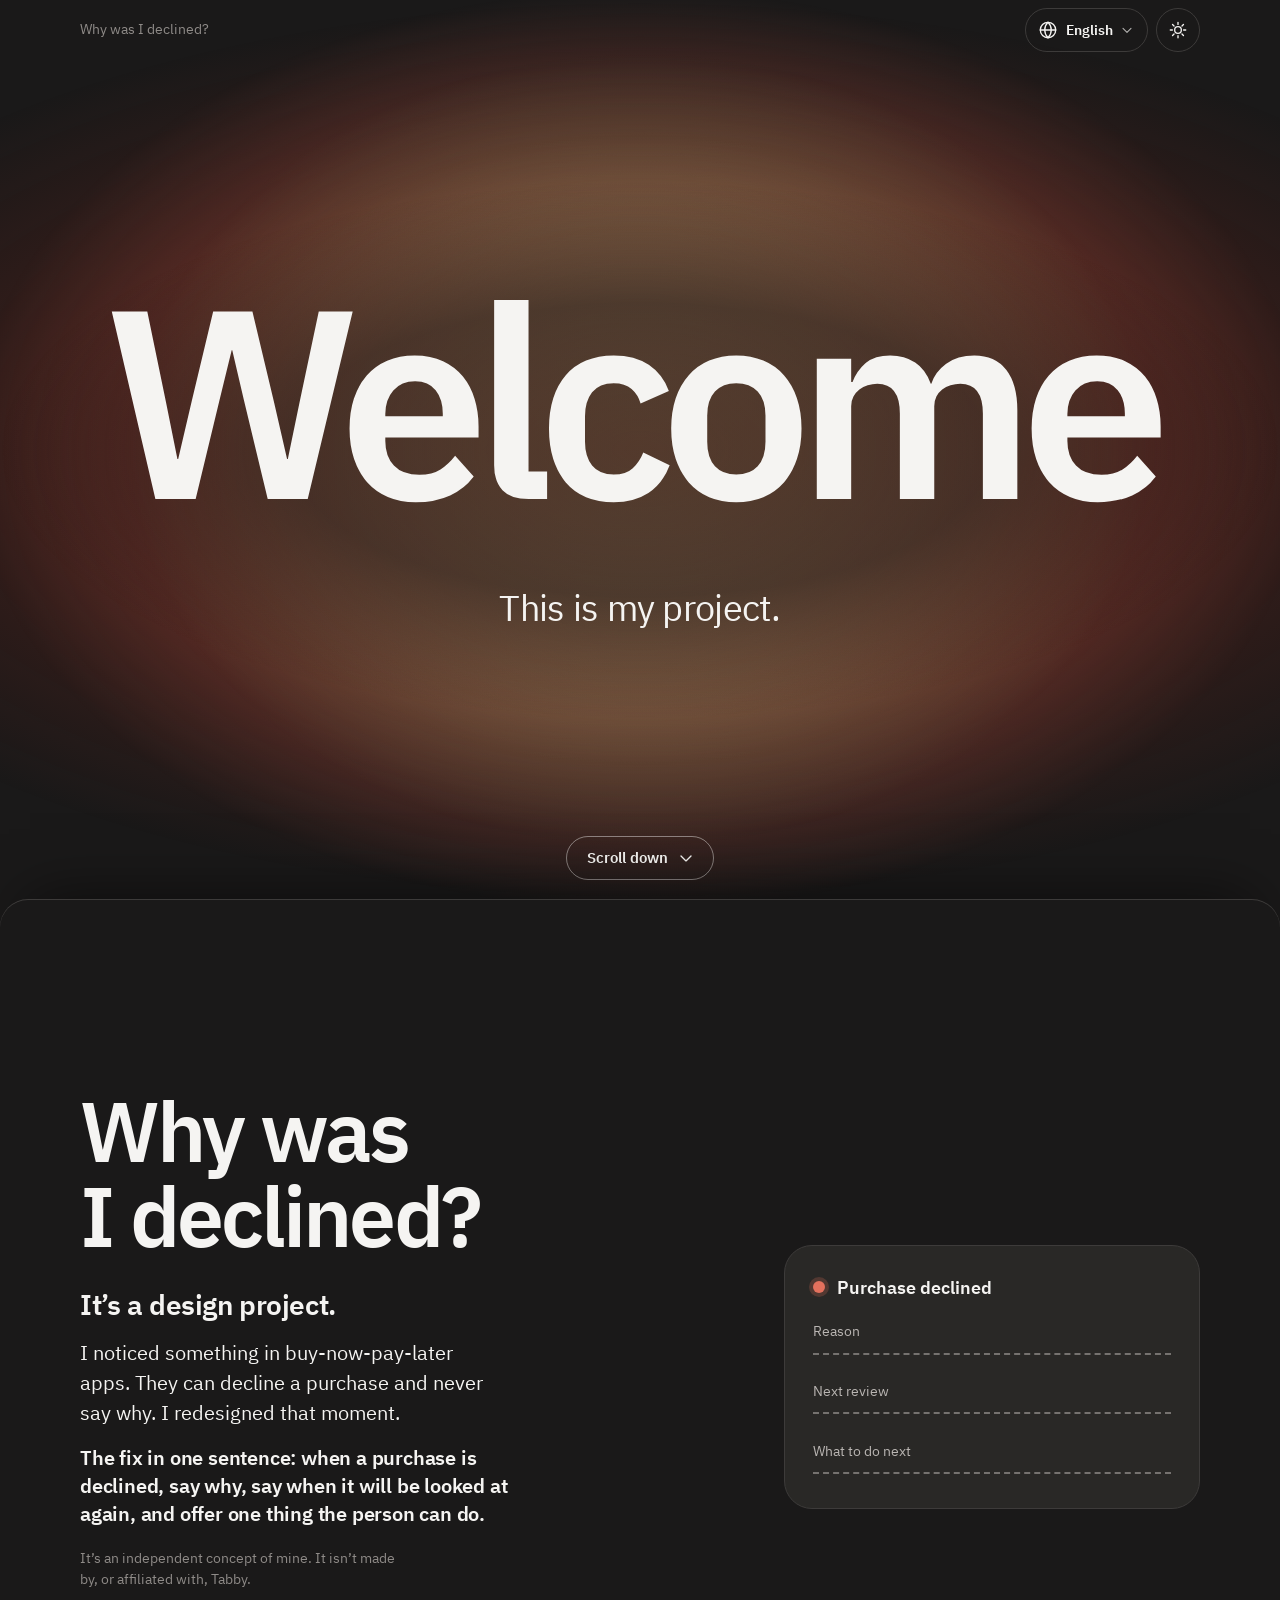
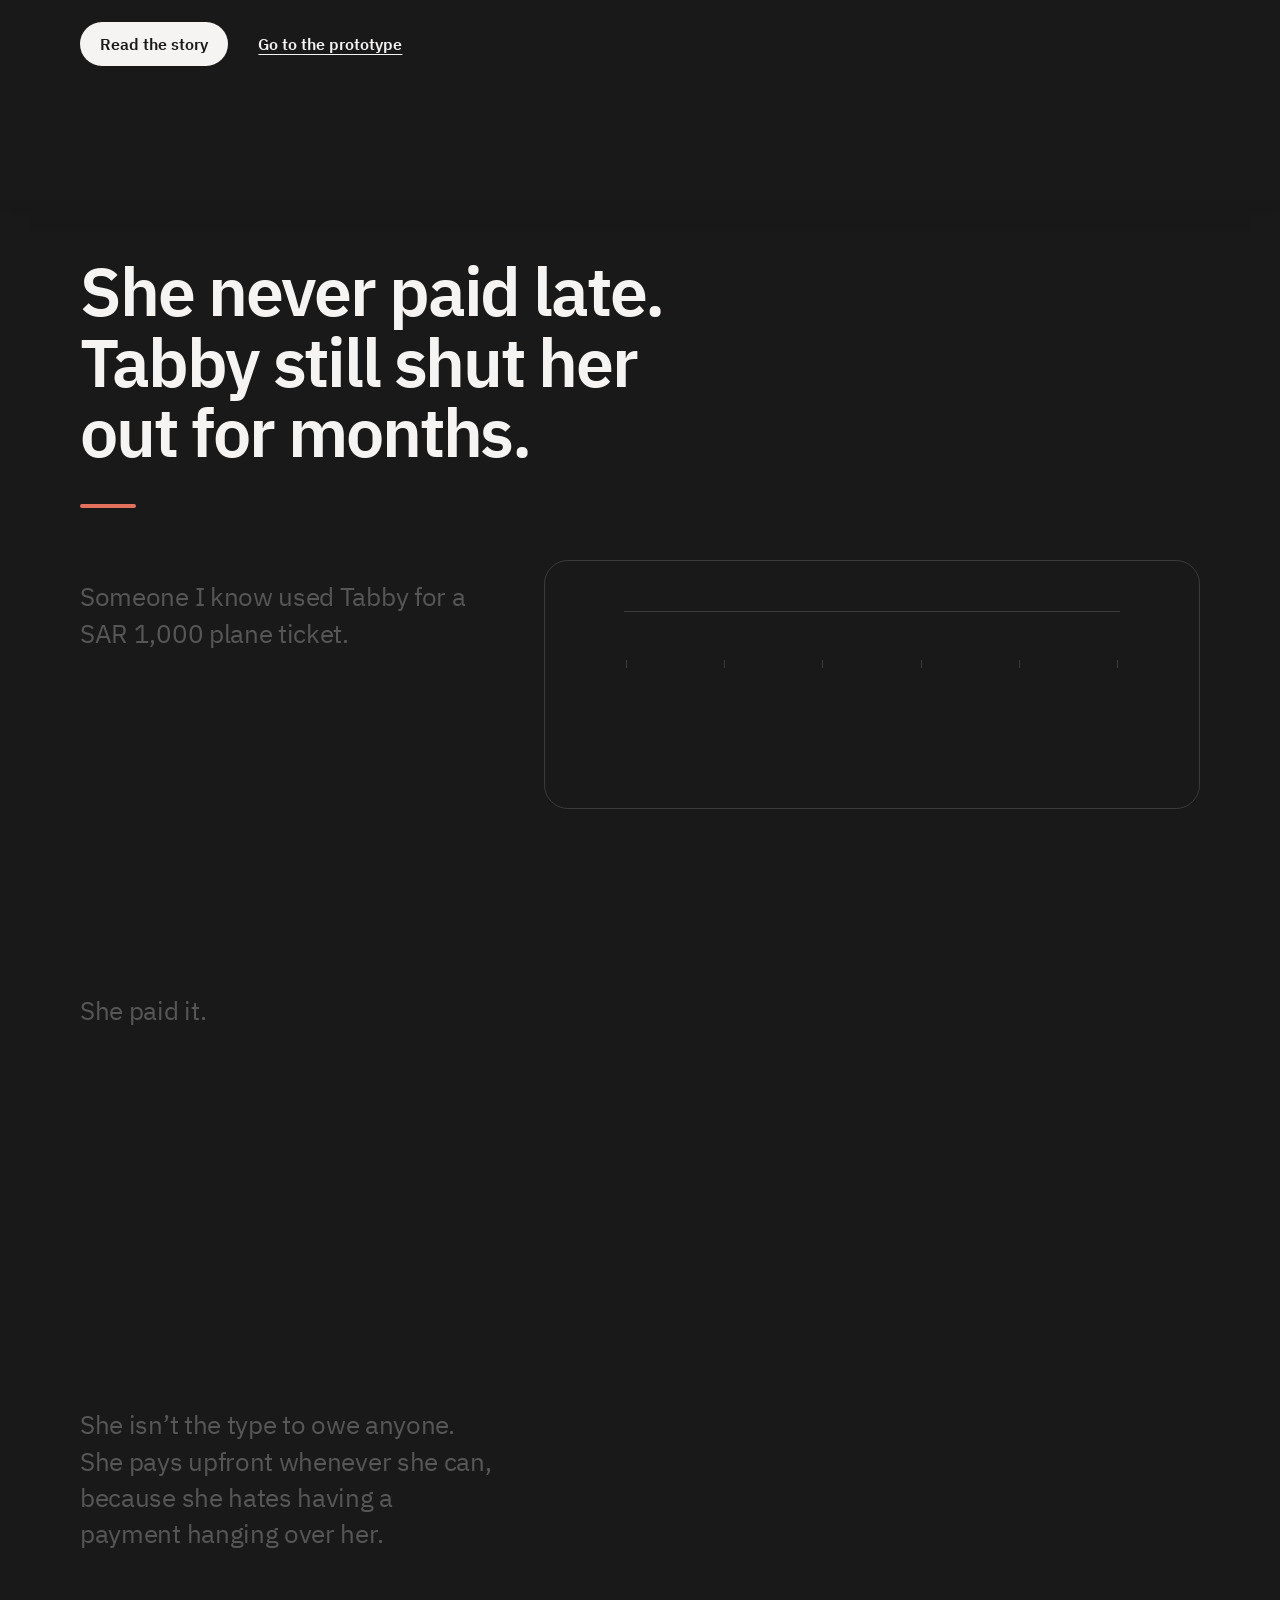
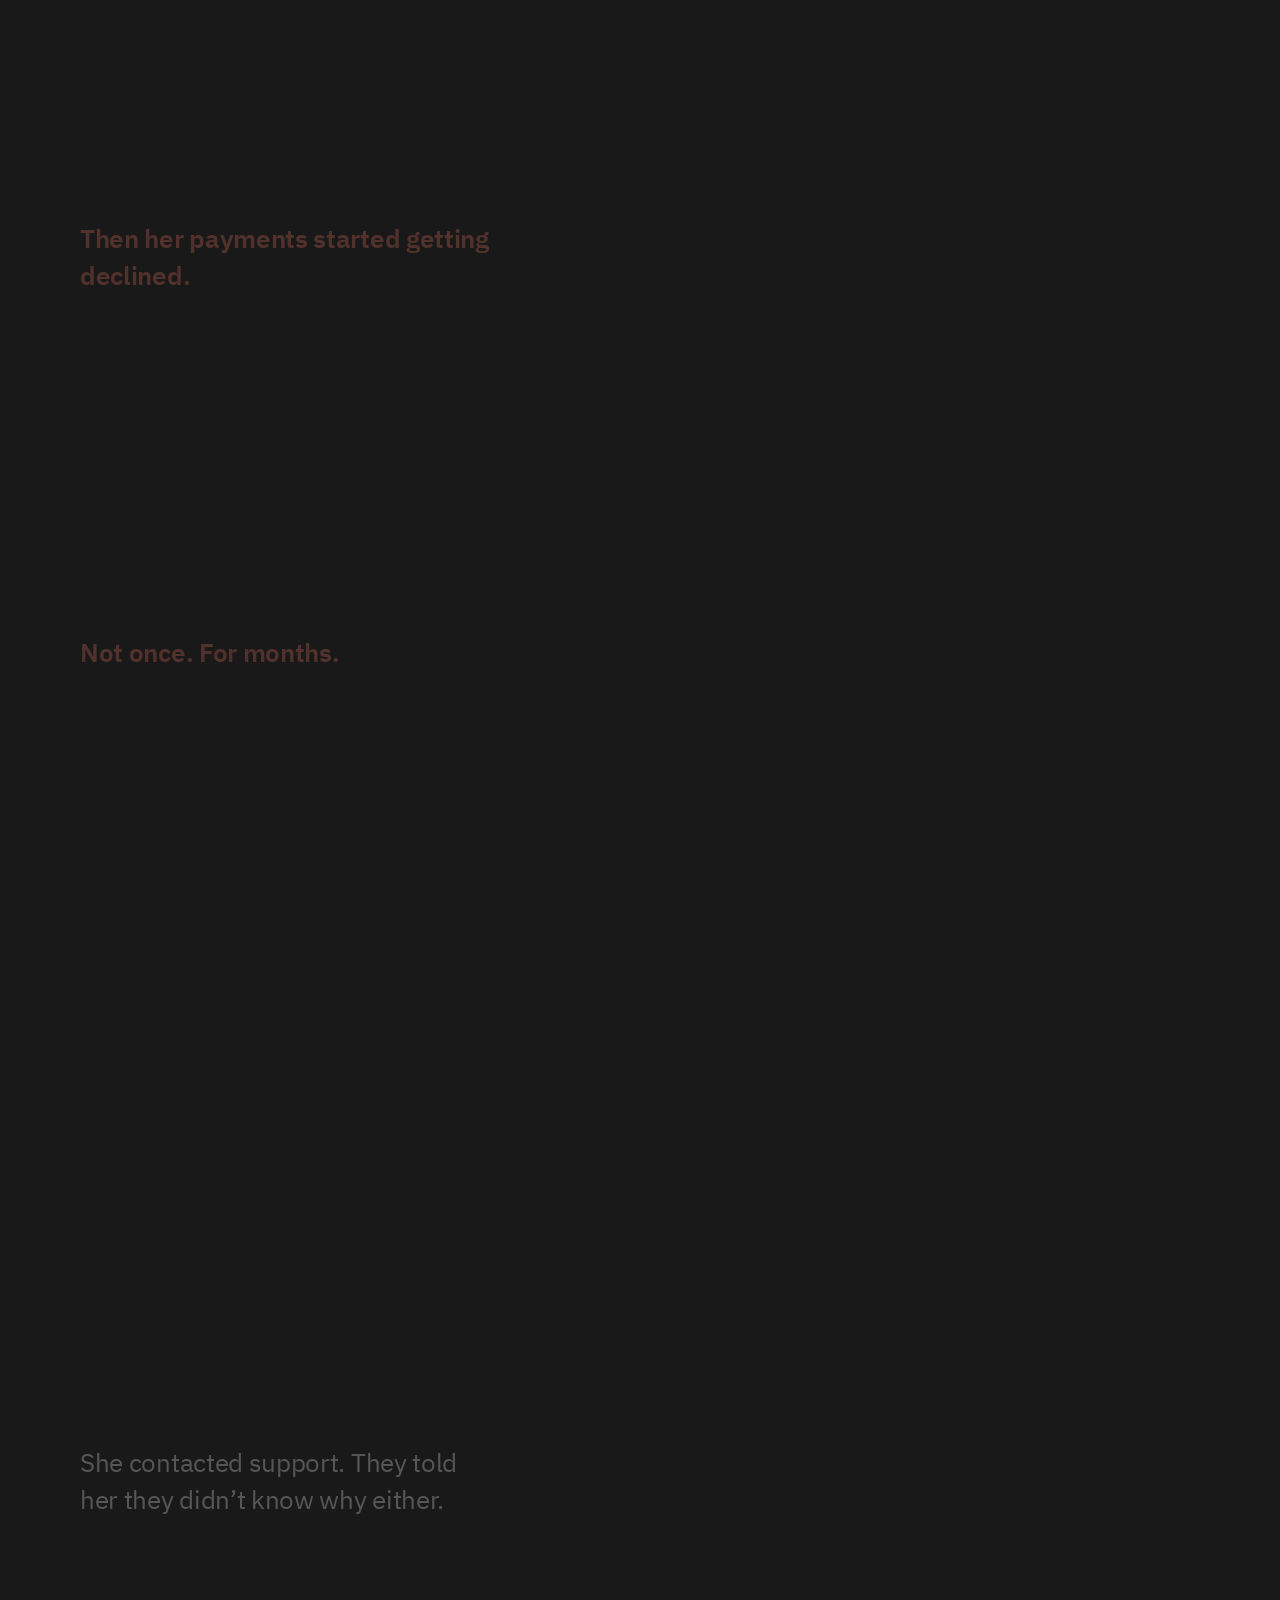
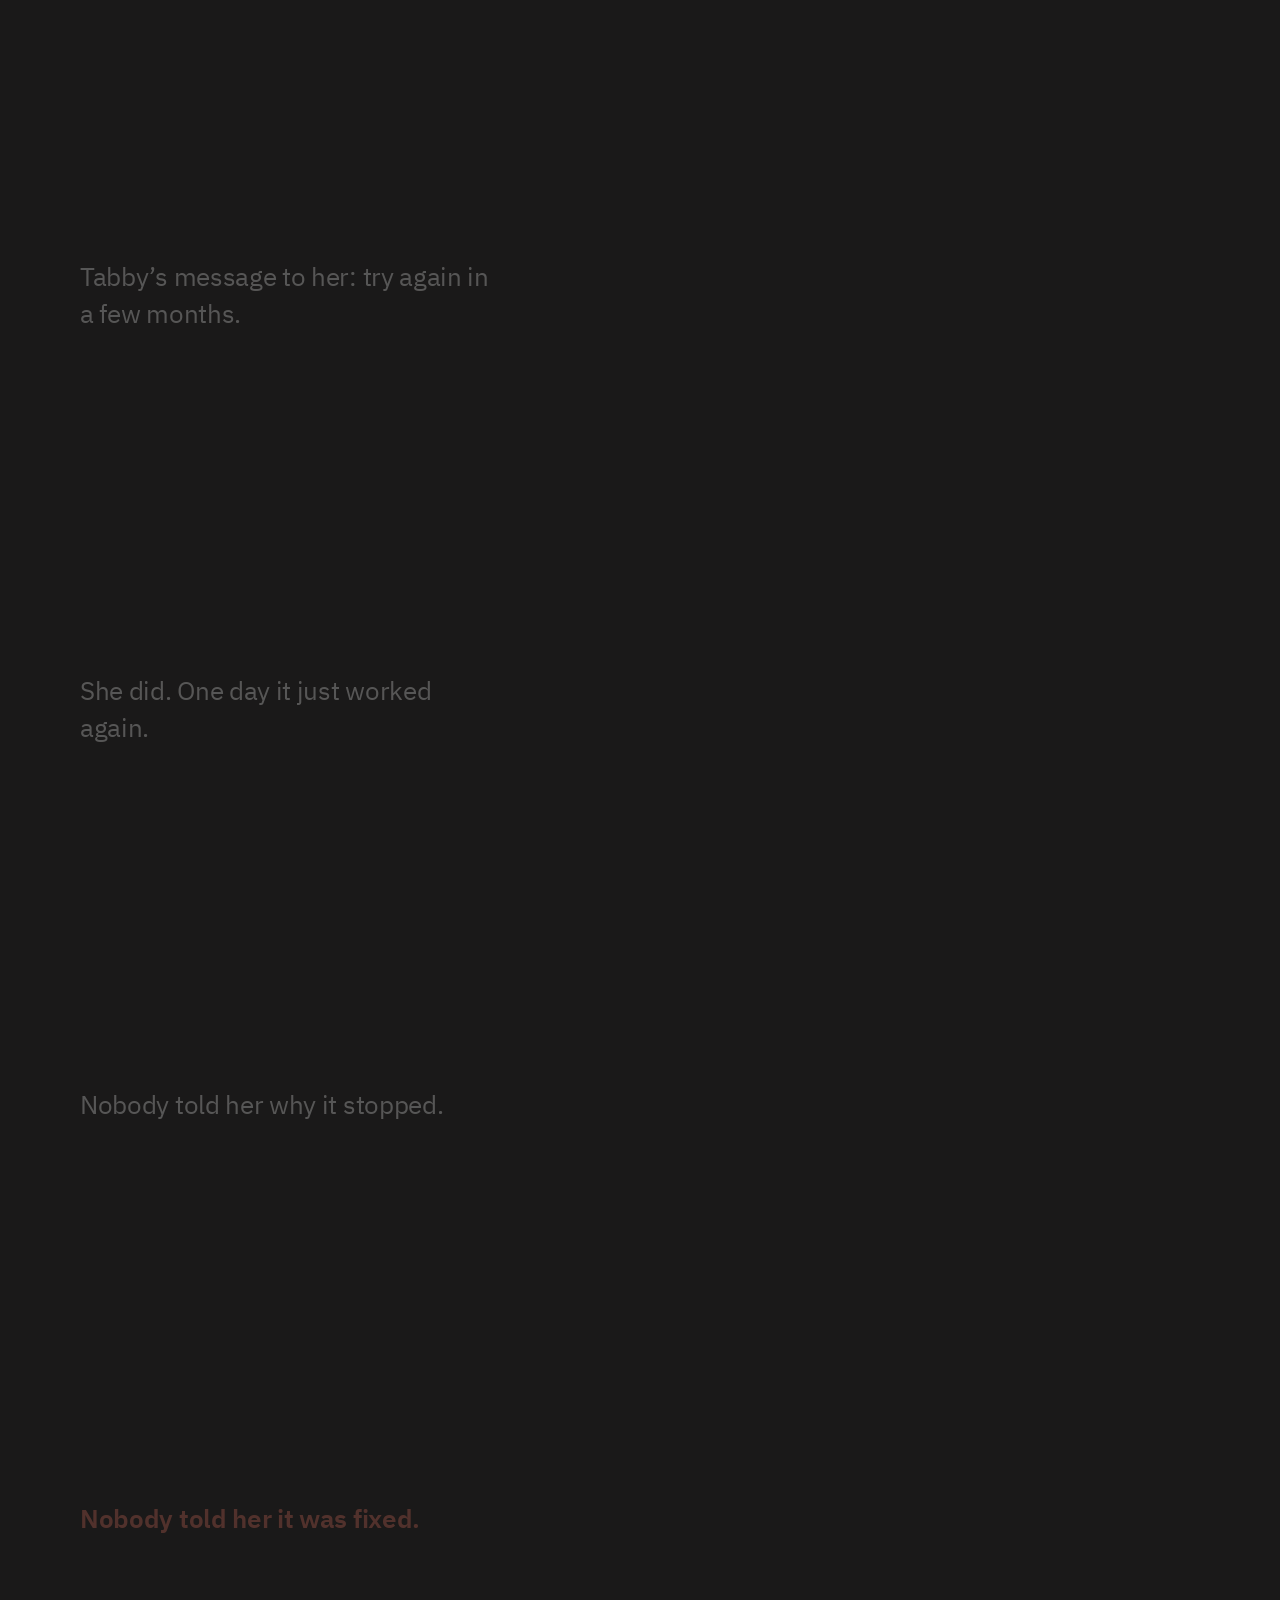
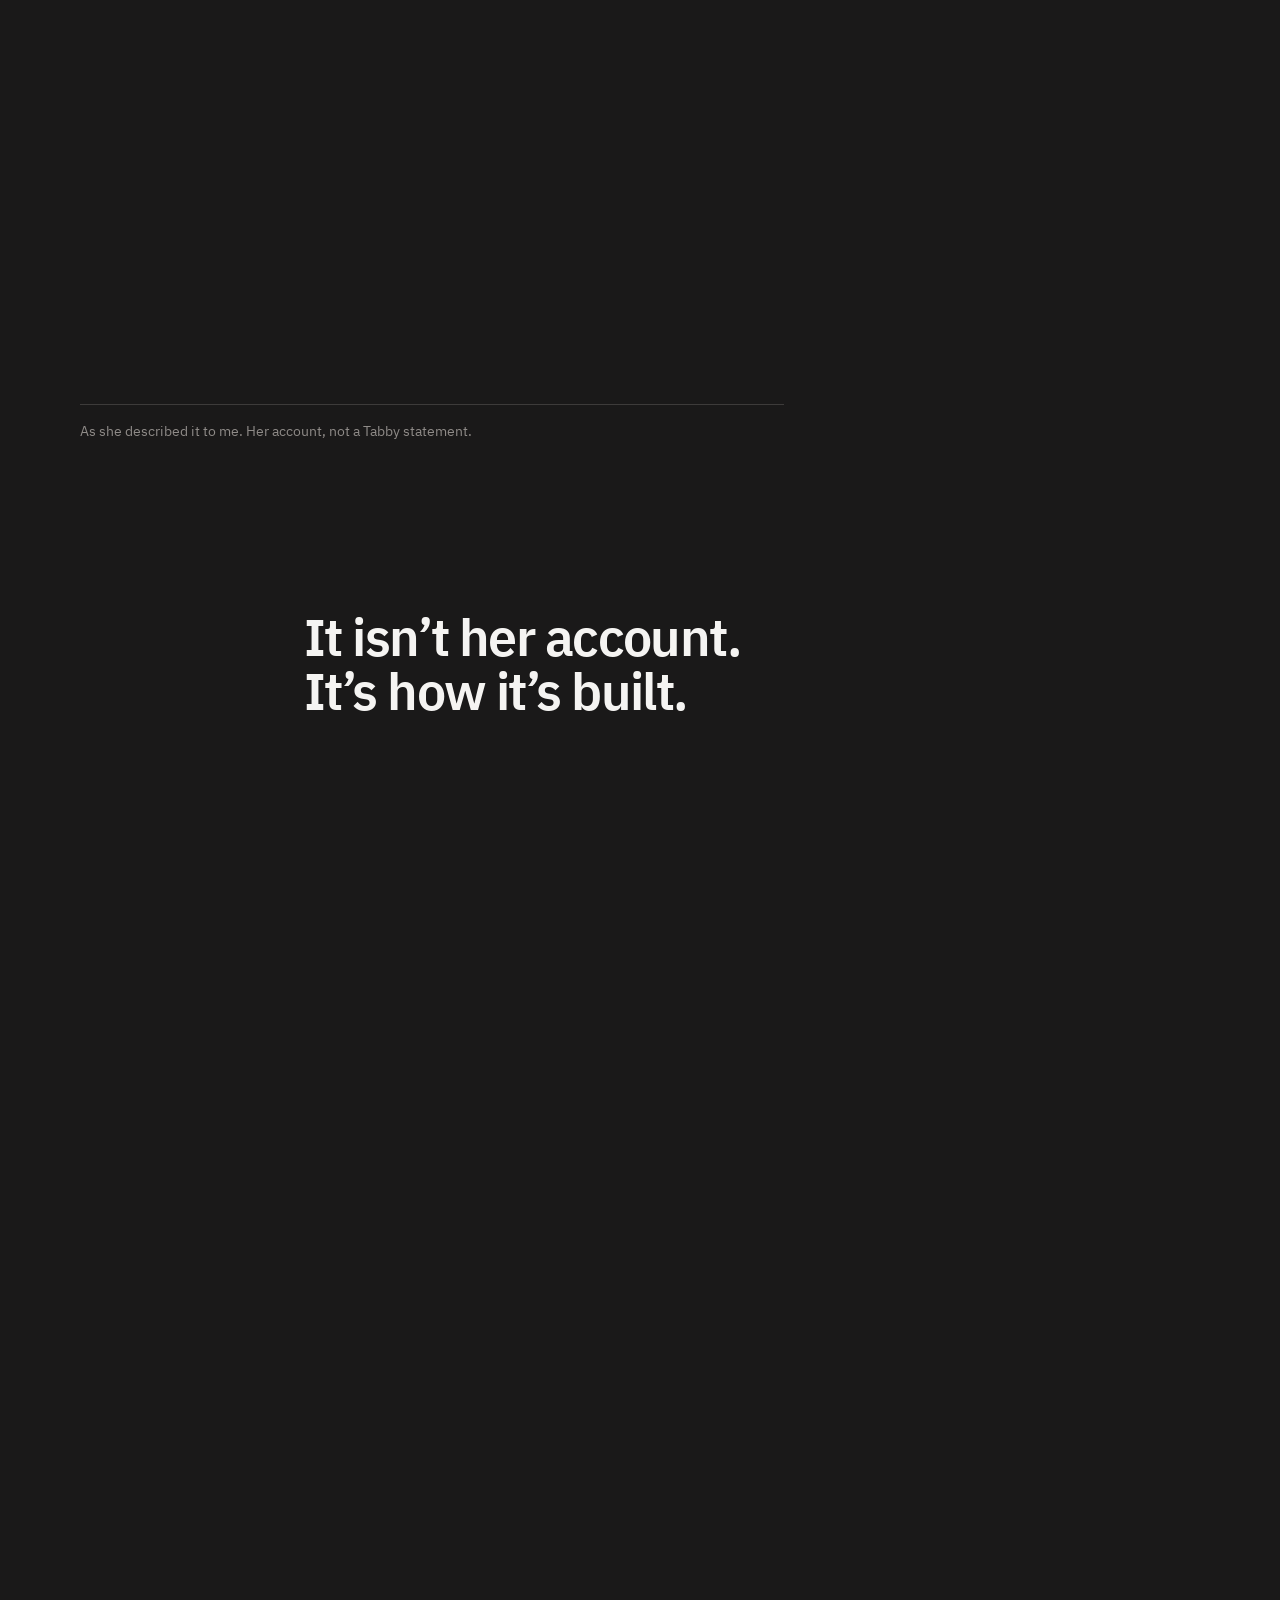
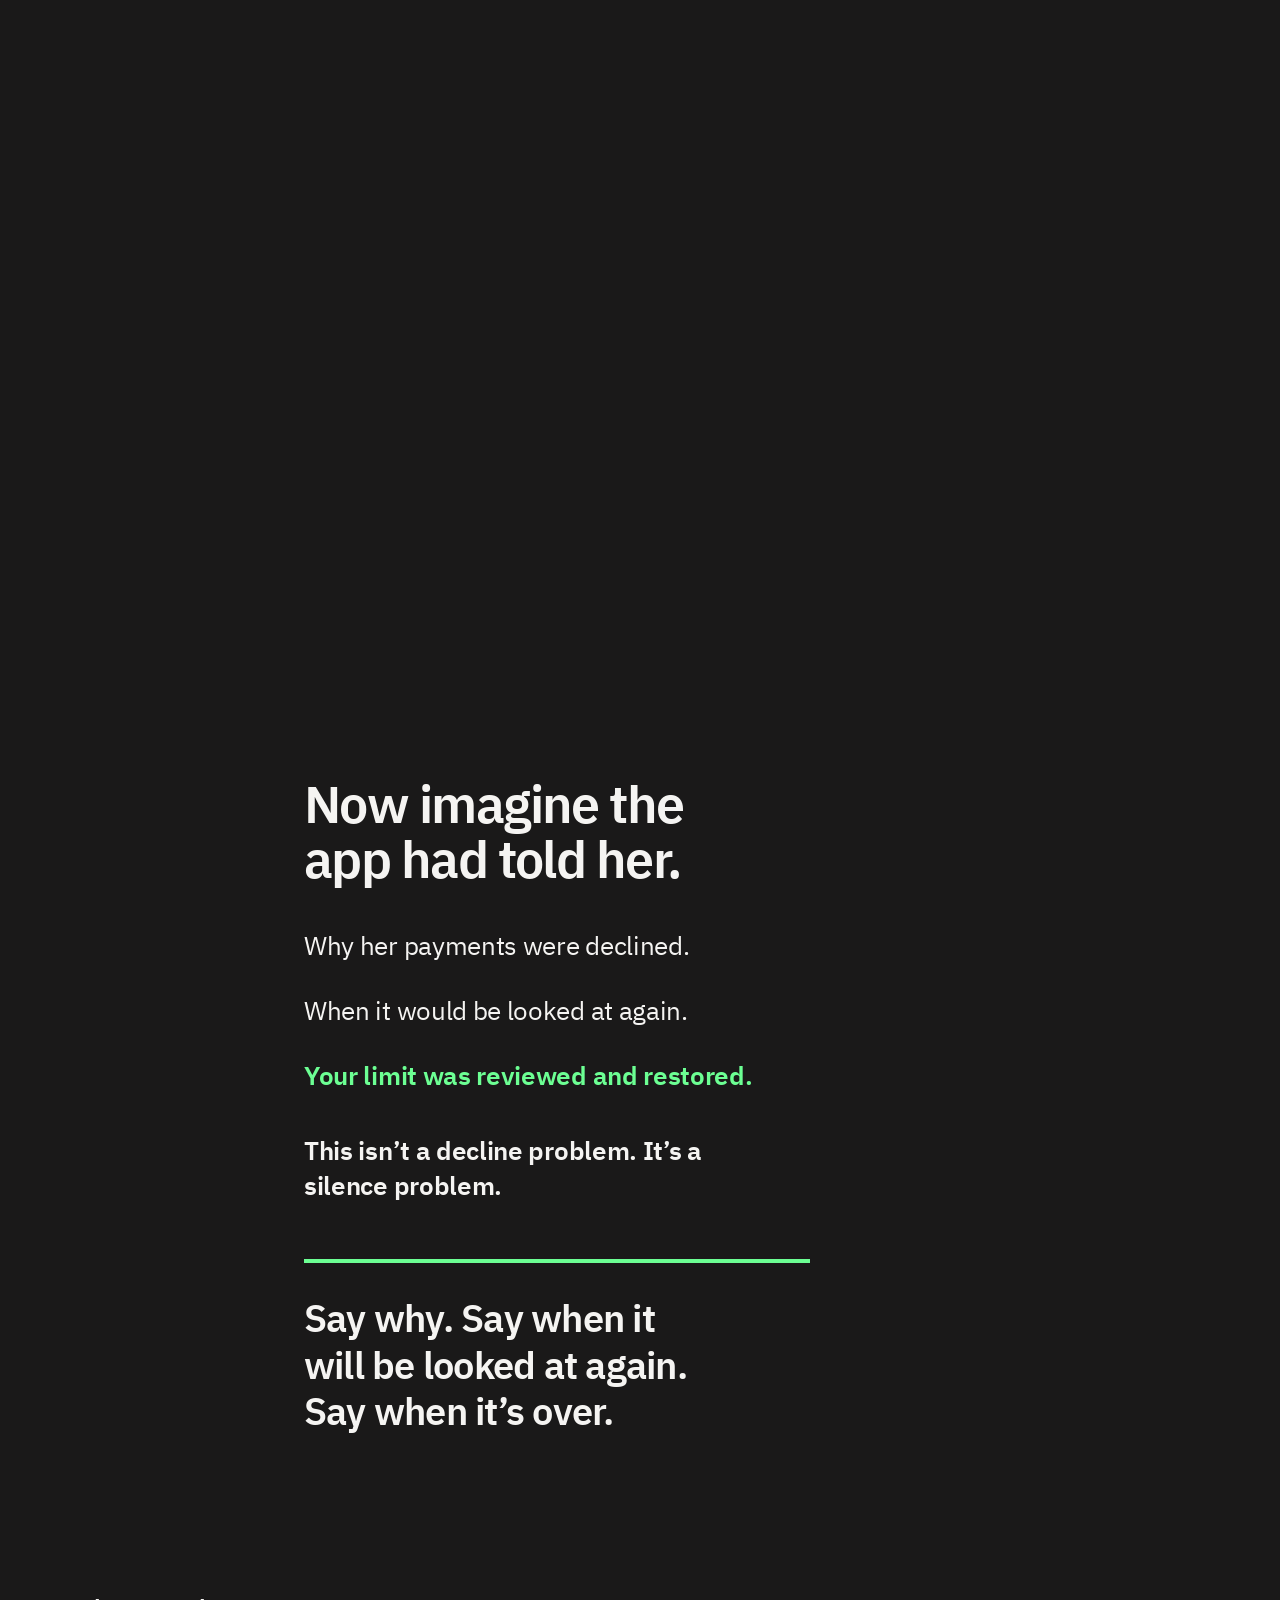
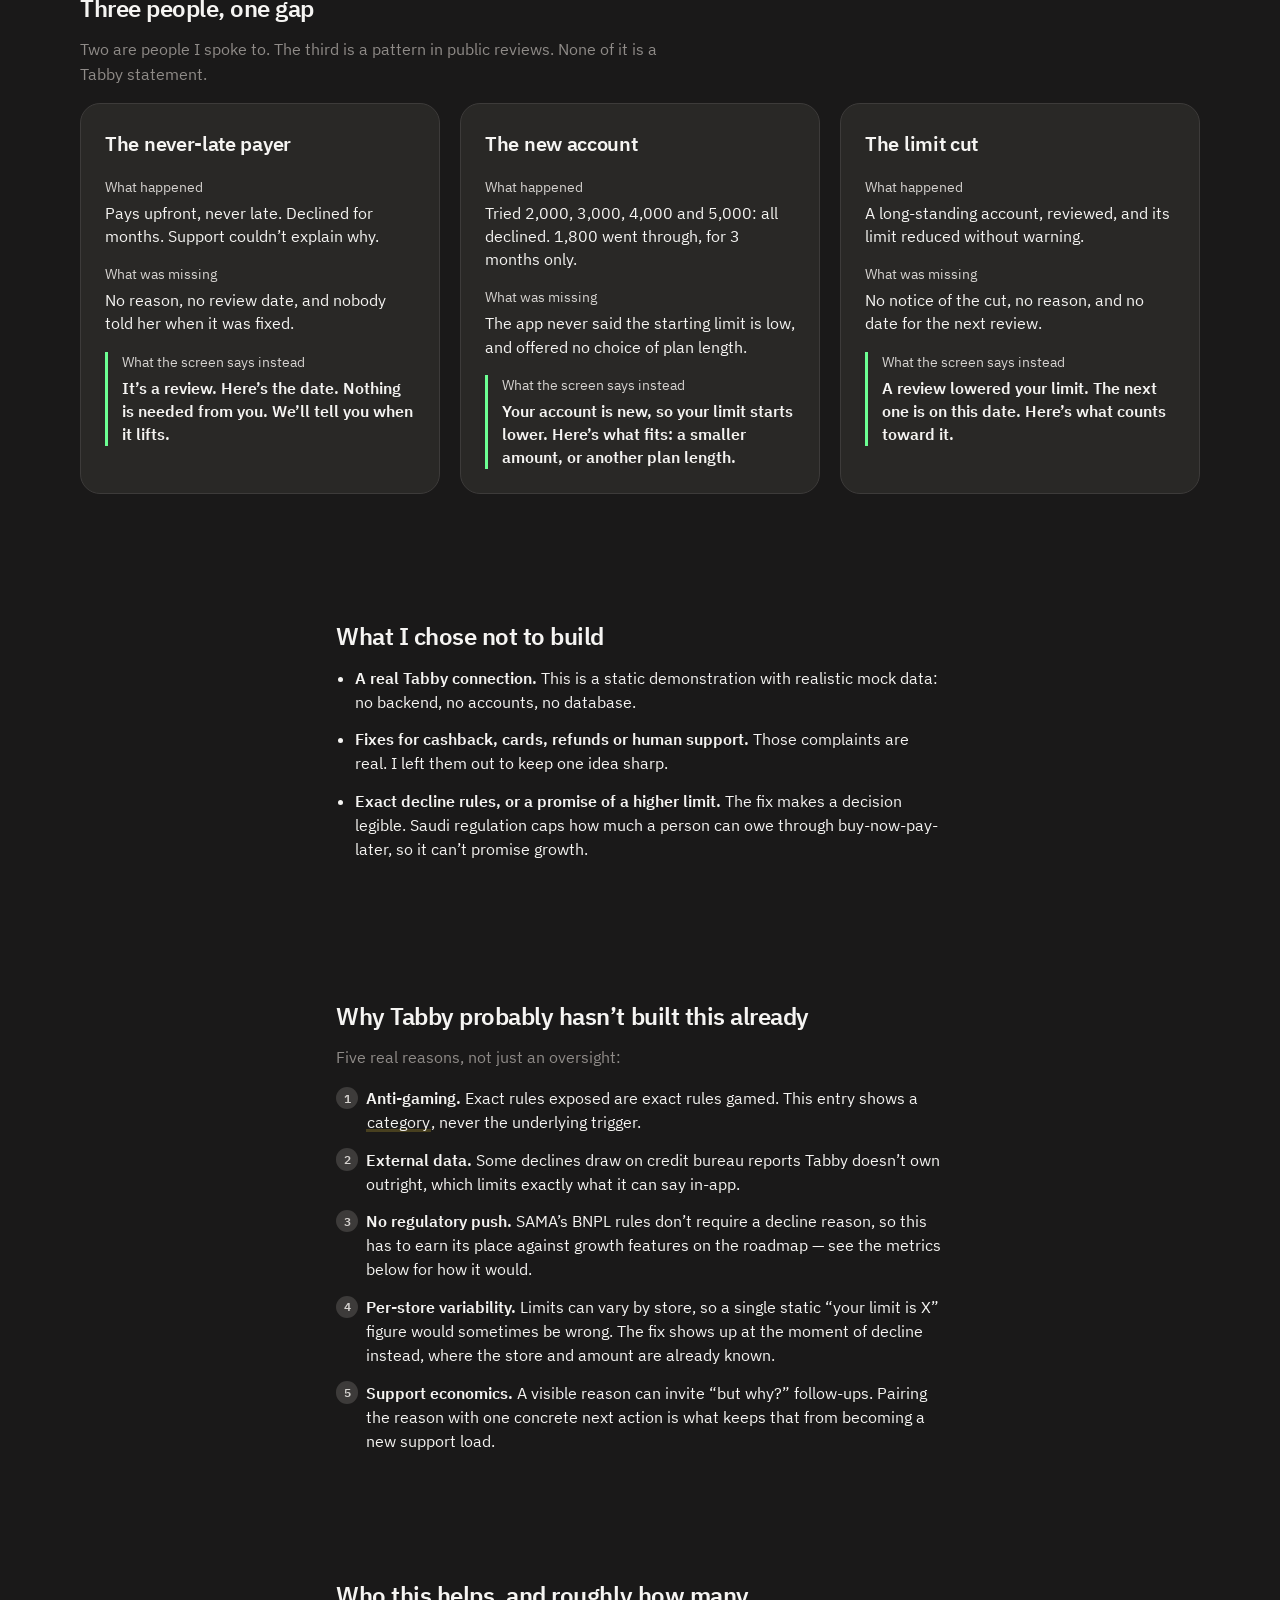
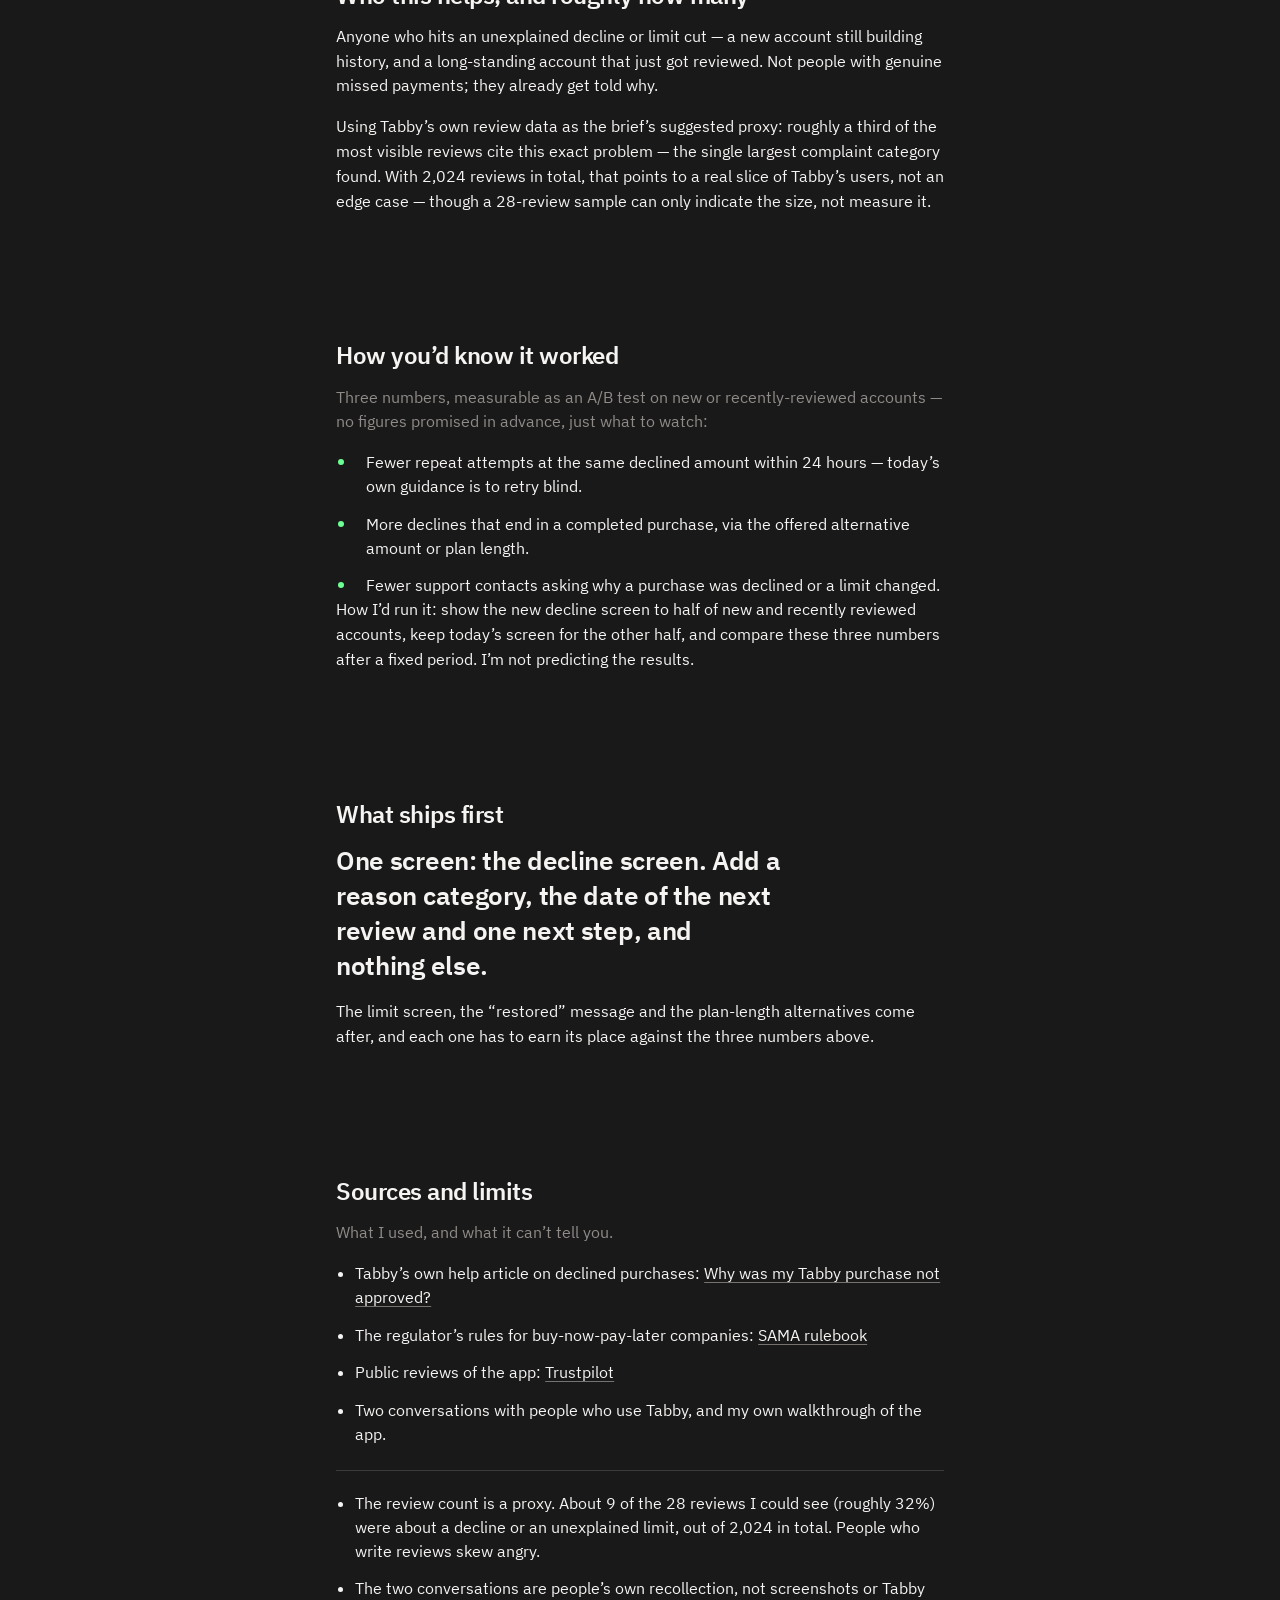
<file: index.html>
<!doctype html>
<html lang="en" dir="ltr" data-theme="dark">
  <head>
    <meta charset="utf-8" />
    <meta name="viewport" content="width=device-width, initial-scale=1" />
    <title>Why was I declined?</title>
    <meta
      name="description"
      content="An improvement to how a buy-now-pay-later app explains a declined purchase or a changed spending limit."
    />
    <script>
      /* Runs before first paint: theme, language and direction are set here so
         the page never flashes the wrong one. Dark is the default whatever
         the OS says. ?lang=ar|en beats a saved choice; the browser's own
         language is never consulted. Every storage read is guarded: the page
         must work with storage blocked. Mirrored in assets/page.js. */
      (function () {
        var d = document.documentElement, theme = 'dark', lang = 'en', saved = null, asked = null;
        try { var t = localStorage.getItem('ti-theme'); if (t === 'bright' || t === 'dark') theme = t; } catch (e) {}
        try { saved = localStorage.getItem('ti-lang'); } catch (e) {}
        try { asked = new URLSearchParams(location.search).get('lang'); } catch (e) {}
        if (asked === 'ar' || asked === 'en') lang = asked;
        else if (saved === 'ar' || saved === 'en') lang = saved;
        d.setAttribute('data-theme', theme);
        d.setAttribute('lang', lang === 'ar' ? 'ar-SA' : 'en');
        d.setAttribute('dir', lang === 'ar' ? 'rtl' : 'ltr');
        d.classList.add('js');
      })();
    </script>
    <link rel="stylesheet" href="assets/tokens.css" />
    <link rel="stylesheet" href="assets/app.css" />
  </head>
  <body>
    <!-- Every visible sentence on this page lives in assets/strings.js, in
         English and Arabic, and is filled in by assets/page.js. The markup
         here is structure only, so the two languages cannot drift apart.
         Page copy is still a DRAFT, to be rewritten in the entrant's own
         first-person voice before submission. Every claim traces to
         research.md; nothing is invented. -->
    <header class="site-header">
      <div class="hdr__inner">
        <span class="hdr__label" id="hdr-label">Why was I declined?</span>
        <div class="hdr__cluster">
          <div class="hdr__menu">
            <button type="button" id="lang-btn" class="hdr__btn hdr__btn--lang" aria-haspopup="menu" aria-expanded="false" aria-controls="lang-menu" aria-label="Language: English">
              <svg class="hdr__icon" viewBox="0 0 24 24" width="20" height="20" aria-hidden="true" focusable="false"><circle cx="12" cy="12" r="9.25"/><path d="M2.75 12h18.5M12 2.75c2.6 2.5 3.9 5.6 3.9 9.25s-1.3 6.75-3.9 9.25c-2.6-2.5-3.9-5.6-3.9-9.25S9.4 5.25 12 2.75z"/></svg>
              <span class="hdr__lang-name" id="lang-current">English</span>
              <svg class="hdr__icon hdr__chev" viewBox="0 0 24 24" width="16" height="16" aria-hidden="true" focusable="false"><path d="M6 9.5l6 6 6-6"/></svg>
            </button>
            <ul id="lang-menu" class="hdr__popover" role="menu" aria-label="Choose language" hidden>
              <li role="none">
                <button type="button" role="menuitemradio" class="hdr__item" data-lang="en" lang="en" aria-checked="true" tabindex="-1">
                  <span data-i18n="lang.name.en">English</span>
                  <svg class="hdr__icon hdr__check" viewBox="0 0 24 24" width="18" height="18" aria-hidden="true" focusable="false"><path d="M5 12.5l4.5 4.5L19 7.5"/></svg>
                </button>
              </li>
              <li role="none">
                <button type="button" role="menuitemradio" class="hdr__item" data-lang="ar" lang="ar" aria-checked="false" tabindex="-1">
                  <span data-i18n="lang.name.ar">العربية</span>
                  <svg class="hdr__icon hdr__check" viewBox="0 0 24 24" width="18" height="18" aria-hidden="true" focusable="false"><path d="M5 12.5l4.5 4.5L19 7.5"/></svg>
                </button>
              </li>
            </ul>
          </div>
          <button type="button" id="theme-btn" class="hdr__btn hdr__btn--icon" aria-label="Switch to bright mode">
            <svg class="hdr__icon hdr__icon--sun" viewBox="0 0 24 24" width="20" height="20" aria-hidden="true" focusable="false"><circle cx="12" cy="12" r="4"/><path d="M12 2.75v2.5M12 18.75v2.5M2.75 12h2.5M18.75 12h2.5M5.46 5.46l1.77 1.77M16.77 16.77l1.77 1.77M18.54 5.46l-1.77 1.77M7.23 16.77l-1.77 1.77"/></svg>
            <svg class="hdr__icon hdr__icon--moon" viewBox="0 0 24 24" width="20" height="20" aria-hidden="true" focusable="false"><path d="M20.25 14.5A8.5 8.5 0 0 1 9.5 3.75a8.5 8.5 0 1 0 10.75 10.75z"/></svg>
          </button>
        </div>
      </div>
      <!-- Decorative scroll progress: coral fills through the story, green
           fills once the phone is reached. Set by header.js; hidden from
           assistive tech because it repeats what the scrollbar already says. -->
      <div class="hdr__progress" aria-hidden="true">
        <span class="hdr__bar hdr__bar--pressure"></span>
        <span class="hdr__bar hdr__bar--relief"></span>
      </div>
    </header>

    <main id="entry">
      <!-- The opening: two screens. Screen 1 is a full-viewport Welcome over
           slowly moving colour (four layers of the page's own palette; pure
           CSS, transform and opacity only, so it runs without JavaScript and
           stands still under reduced motion). Screen 2 is the design-project
           intro, a sheet that slides up over the pinned Welcome. -->
      <div class="opening">
      <section id="hello" class="hello" aria-labelledby="hello-title">
        <div class="hello__sky" aria-hidden="true">
          <i class="hello__blob hello__blob--coral"></i>
          <i class="hello__blob hello__blob--green"></i>
          <i class="hello__blob hello__blob--bone"></i>
          <i class="hello__blob hello__blob--ember"></i>
        </div>
        <div class="hello__copy">
          <p id="hello-title" class="hello__title"><span class="hello__word" data-i18n="hello.title">Welcome</span></p>
          <p class="hello__lead" data-i18n="hello.lead">This is my project.</p>
        </div>
        <a class="hello__cue" href="#welcome">
          <span class="hello__cue-text" data-i18n="hello.cue">Scroll down</span>
          <svg class="hdr__icon hello__chev" viewBox="0 0 24 24" width="20" height="20" aria-hidden="true" focusable="false"><path d="M6 9.5l6 6 6-6"/></svg>
        </a>
      </section>

      <!-- The intro to the design project: what this is, before the story.
           The card is decorative and hidden from assistive tech: the lead and
           body carry the same point in words. It draws its three empty rows
           when this screen scrolls into view (opening.js sets .is-seen);
           without JavaScript or with reduced motion it simply shows drawn. -->
      <section id="welcome" class="welcome" aria-labelledby="welcome-title">
        <div class="welcome__wrap">
        <div class="welcome__copy">
          <p id="welcome-title" class="welcome__title" data-i18n="page.title">Why was I declined?</p>
          <p class="welcome__lead" data-i18n="welcome.lead">It’s a design project.</p>
          <p class="welcome__body" data-i18n="welcome.body">I noticed something in buy-now-pay-later apps. They can decline a purchase and never say why. I redesigned that moment.</p>
          <p class="welcome__fix" data-i18n="welcome.fix">The fix in one sentence: when a purchase is declined, say why, say when it will be looked at again, and offer one thing the person can do.</p>
          <p class="welcome__note" data-i18n="welcome.note">It’s an independent concept of mine. It isn’t made by, or affiliated with, Tabby.</p>
          <p class="welcome__links">
            <a class="welcome__go" href="#pain" data-i18n="welcome.start">Read the story</a>
            <a class="welcome__skip" href="#prototype" data-i18n="welcome.skip">Go to the prototype</a>
          </p>
        </div>
        <div class="wcard" aria-hidden="true">
          <div class="wcard__head"><span class="wcard__dot"></span><span class="wcard__status" data-i18n="welcome.card.status">Purchase declined</span></div>
          <div class="wcard__row"><span class="wcard__label" data-i18n="welcome.card.reason">Reason</span><span class="wcard__empty"></span></div>
          <div class="wcard__row"><span class="wcard__label" data-i18n="welcome.card.review">Next review</span><span class="wcard__empty"></span></div>
          <div class="wcard__row"><span class="wcard__label" data-i18n="welcome.card.next">What to do next</span><span class="wcard__empty"></span></div>
        </div>
        </div>
      </section>
      </div>

      <!-- Sections 1 and 2. The English is static HTML so the story reads with
           JavaScript off; page.js re-fills the same nodes from strings.js, and
           scripts/check.mjs fails the build if the two ever differ.
           Arabic for these two sections is not written yet: those keys are
           listed in scripts/smoke.js (ARABIC_TODO) and fall back to English,
           marked lang="en". -->
      <section id="pain" class="section story story--pain" aria-labelledby="pain-title" data-chapter="hook">
        <h1 id="pain-title" data-i18n="s1.h1">She never paid late. Tabby still shut her out for months.</h1>
        <span class="story__rule" aria-hidden="true"></span>
        <div class="scene">
        <div class="story__lines">
          <p class="story__beat" data-i18n="s1.l1" data-chapter="opening">Someone I know used Tabby for a SAR 1,000 plane ticket.</p>
          <p class="story__beat" data-i18n="s1.l2">She paid it.</p>
          <p class="story__beat" data-i18n="s1.l3">She isn’t the type to owe anyone. She pays upfront whenever she can, because she hates having a payment hanging over her.</p>
          <p class="story__beat story__pressure" data-i18n="s1.l4" data-chapter="rising">Then her payments started getting declined.</p>
          <p class="story__beat story__pressure" data-tall data-i18n="s1.l5">Not once. For months.</p>
          <p class="story__beat" data-i18n="s1.l6">She contacted support. They told her they didn’t know why either.</p>
          <p class="story__beat" data-i18n="s1.l7">Tabby’s message to her: try again in a few months.</p>
          <p class="story__beat" data-i18n="s1.l8">She did. One day it just worked again.</p>
          <p class="story__beat" data-i18n="s1.l9">Nobody told her why it stopped.</p>
          <p class="story__beat story__pressure" data-i18n="s1.l10">Nobody told her it was fixed.</p>
        </div>
        <div class="scene__viz" aria-hidden="true">
          <!-- Decorative, so it is hidden from assistive tech: the beats say all of it.
               A strip of unlabelled months (no dates), six coral markers that land as you
               scroll, a bubble that arrives empty and then fills, one marker that turns
               neutral, and a notification slot that stays EMPTY on purpose. Without
               JavaScript or with reduced motion this shows in its final state. -->
          <ol class="scene__months">
                <li class="month"><span class="marker" data-at="4.1"><span class="marker__dot"><svg class="marker__x" viewBox="0 0 24 24" width="24" height="24" focusable="false"><path d="M8.5 8.5l7 7M15.5 8.5l-7 7"/></svg></span><span class="marker__label" data-i18n="s1.viz.declined">Declined</span></span></li>
                <li class="month"><span class="marker" data-at="5.05"><span class="marker__dot"><svg class="marker__x" viewBox="0 0 24 24" width="24" height="24" focusable="false"><path d="M8.5 8.5l7 7M15.5 8.5l-7 7"/></svg></span><span class="marker__label" data-i18n="s1.viz.declined">Declined</span></span></li>
                <li class="month"><span class="marker" data-at="5.3"><span class="marker__dot"><svg class="marker__x" viewBox="0 0 24 24" width="24" height="24" focusable="false"><path d="M8.5 8.5l7 7M15.5 8.5l-7 7"/></svg></span><span class="marker__label" data-i18n="s1.viz.declined">Declined</span></span></li>
                <li class="month"><span class="marker" data-at="5.55"><span class="marker__dot"><svg class="marker__x" viewBox="0 0 24 24" width="24" height="24" focusable="false"><path d="M8.5 8.5l7 7M15.5 8.5l-7 7"/></svg></span><span class="marker__label" data-i18n="s1.viz.declined">Declined</span></span></li>
                <li class="month"><span class="marker" data-at="5.8"><span class="marker__dot"><svg class="marker__x" viewBox="0 0 24 24" width="24" height="24" focusable="false"><path d="M8.5 8.5l7 7M15.5 8.5l-7 7"/></svg></span><span class="marker__label" data-i18n="s1.viz.declined">Declined</span></span></li>
                <li class="month"><span class="marker is-neutral" data-at="6.1" data-neutral="8.1"><span class="marker__dot"><svg class="marker__x" viewBox="0 0 24 24" width="24" height="24" focusable="false"><path d="M8.5 8.5l7 7M15.5 8.5l-7 7"/></svg><svg class="marker__ok" viewBox="0 0 24 24" width="24" height="24" focusable="false"><path d="M7.5 12.5l3 3 6-6.5"/></svg></span><span class="marker__label" data-i18n="s1.viz.declined">Declined</span></span></li>
          </ol>
          <div class="scene__notes">
            <div class="scene__bubble" data-at="7.05"><span class="scene__bubble-text" data-i18n="s1.viz.bubble">Try again in a few months.</span></div>
            <div class="scene__slot" data-at="9.05"></div>
          </div>
        </div>
        </div>
        <p class="story__small" data-i18n="s1.small">As she described it to me. Her account, not a Tabby statement.</p>
      </section>

      <section id="agitate" class="section story story--agitate" aria-labelledby="agitate-title" data-chapter="rising">
        <span class="story__tension" aria-hidden="true"></span>
        <h2 id="agitate-title" class="story__h2" data-i18n="s2.h2">It isn’t her account. It’s how it’s built.</h2>
        <div class="story__acts">
          <span class="story__frame" aria-hidden="true"></span>
        <div class="story__act" data-act="1">
          <p class="story__beat" data-i18n="s2.a1">I wanted to know if it was just her.</p>
          <p class="story__beat" data-i18n="s2.a2">So I read Tabby’s own help centre.</p>
          <!-- VERIFY: RESOLVED 2026-09-25 (checked on tabby.ai/en-SA). The "make more
               transactions" line and the "regardless of whether or not you are overdue" line
               both come from articles filed under Tabby Card, a UAE-only add-on, so they stay
               OUT of the page. The line below paraphrases the general decline article
               (help-declined-purchases/why-was-my-tabby-purchase-not-approved), which is
               verified on the Saudi path. Do not restore the Card lines without attributing
               them to the Card help pages. -->
          <!-- VERIFY: the loop beat (declined, can't buy, limit can't rise) depended on the
               Card article, so it is not drawn in increment 2. -->
          <p class="story__beat" data-i18n="s2.a3">About a decline, it says each order is reviewed on its own, your limit can vary by store, and support can’t change the decision. It recommends trying again.</p>
        </div>
        <!-- The evidence widens first (help centre, a second person, the review
             count), and only then does the app itself turn out to hide the
             number: that discovery is the climax, so it comes last. -->
        <div class="story__act" data-act="2">
          <p class="story__beat" data-i18n="s2.a9">I asked someone else.</p>
          <p class="story__beat" data-i18n="s2.a10">He tried to buy a phone. 2,000, declined. 3,000, declined. 4,000, declined. 5,000, declined. 1,800 went through, for 3 months only.</p>
          <p class="story__beat" data-i18n="s2.a11">The only explanation he got came from his uncle.</p>
          <p class="story__beat story__pressure" data-i18n="s2.a12">Not from the app.</p>
          <p class="story__beat" data-i18n="s2.a13Html">Then I counted. About <strong>9 of the 28</strong> Trustpilot reviews I could see were about a decline or an unexplained limit. Roughly 32%. People who write reviews skew angry, so that’s a signal, not a headcount.</p>
        </div>
        <div class="story__act" data-act="3">
          <p class="story__beat" data-i18n="s2.a4" data-chapter="climax">Then I opened the app.</p>
          <p class="story__beat" data-i18n="s2.a5">Four tabs. Home, Shop, Payments, Profile.</p>
          <p class="story__beat story__pressure" data-i18n="s2.a6">None of them shows your spending limit.</p>
          <p class="story__beat" data-i18n="s2.a7">Payments tells you exactly what you owe.</p>
          <p class="story__beat" data-i18n="s2.a8">Nothing tells you what you can spend.</p>
          <!-- The climax, drawn: each of the four tabs is checked and none holds the limit;
               the slot for it stays empty on purpose. Decorative, so hidden from assistive
               tech: the beats above say all of it. Shows its final state without JavaScript
               or with reduced motion. -->
          <div class="climax" aria-hidden="true">
            <div class="climax__slot"><span class="climax__slot-label" data-i18n="profile.limit">Your spending limit</span><span class="climax__slot-empty"></span></div>
          <ol class="climax__tabs">
            <li class="climax__tab" style="--i:0"><span class="climax__tab-name" data-i18n="nav.home">Home</span><span class="climax__x"><svg class="climax__xmark" viewBox="0 0 24 24" width="18" height="18" focusable="false"><path d="M8.5 8.5l7 7M15.5 8.5l-7 7"/></svg></span></li>
            <li class="climax__tab" style="--i:1"><span class="climax__tab-name" data-i18n="nav.shop">Shop</span><span class="climax__x"><svg class="climax__xmark" viewBox="0 0 24 24" width="18" height="18" focusable="false"><path d="M8.5 8.5l7 7M15.5 8.5l-7 7"/></svg></span></li>
            <li class="climax__tab" style="--i:2"><span class="climax__tab-name" data-i18n="nav.payments">Payments</span><span class="climax__x"><svg class="climax__xmark" viewBox="0 0 24 24" width="18" height="18" focusable="false"><path d="M8.5 8.5l7 7M15.5 8.5l-7 7"/></svg></span></li>
            <li class="climax__tab" style="--i:3"><span class="climax__tab-name" data-i18n="nav.profile">Profile</span><span class="climax__x"><svg class="climax__xmark" viewBox="0 0 24 24" width="18" height="18" focusable="false"><path d="M8.5 8.5l7 7M15.5 8.5l-7 7"/></svg></span></li>
          </ol>
          </div>
        </div>
        </div>
        <div class="story__end">
          <p class="story__closing" data-i18n="s2.closing">The number that decides whether your purchase goes through is the one number the app never shows you.</p>
        </div>
      </section>

      <section id="prototype" class="section" aria-labelledby="prototype-title" data-chapter="falling">
        <p class="story__bridge" data-i18n="s3.bridge">So I redesigned the one moment that failed her.</p>
        <h2 id="prototype-title" data-i18n="page.protoH2"></h2>
        <p class="section-lede" data-i18n="page.protoLede"></p>
        <div class="stream" data-seen>
          <div class="stream__col">
            <h3 class="stream__h" data-i18n="stream.today">Today</h3>
          <ol class="stream__row stream__row--today">
            <li class="stream__step" style="--i:0" data-i18n="stream.declined">Purchase declined</li>
            <li class="stream__step" style="--i:1" data-i18n="stream.t2">The app gives no reason, no date and no next step</li>
            <li class="stream__step" style="--i:2" data-i18n="stream.t3">A generic help article: try again</li>
            <li class="stream__step" style="--i:3" data-i18n="stream.t4">Guesswork, or a relative’s theory</li>
            <li class="stream__step stream__end" style="--i:4" data-i18n="stream.tEnd">Trust drops. No way back to a higher limit.</li>
          </ol>
          </div>
          <div class="stream__col">
            <h3 class="stream__h" data-i18n="stream.proposed">Proposed</h3>
          <ol class="stream__row stream__row--proposed">
            <li class="stream__step" style="--i:0" data-i18n="stream.declined">Purchase declined</li>
            <li class="stream__step" style="--i:1" data-i18n="stream.p2">Same screen: the reason, the next review and one next step</li>
            <li class="stream__step" style="--i:2" data-i18n="stream.p3">The person acts: a smaller amount, another plan, an instalment paid</li>
            <li class="stream__step" style="--i:3" data-i18n="stream.p4">The purchase completes, or they wait knowing what comes next</li>
            <li class="stream__step stream__end" style="--i:4" data-i18n="stream.pEnd">On-time payments build the history a higher limit needs.</li>
          </ol>
          </div>
        </div>
        <noscript>
          <p class="noscript">The interactive prototype needs JavaScript to run. The written story above and the sections below do not.</p>
        </noscript>
        <!-- The stage keeps one box for the phone. The HTML phone (prototype.js)
             fills it and is the whole entry on its own; assets/phone.js may lay
             the Flutter build of the same phone over the same box (#phone-host)
             once that has painted, and only if the HTML phone is untouched. -->
        <div id="prototype-stage" data-engine="html" data-phone-status="idle">
          <div id="prototype-root" data-state="empty"></div>
          <div id="phone-host" inert aria-hidden="true"></div>
        </div>
      </section>

      <!-- The ending: her story finished the way it should have been told, then
           the one-sentence fix. The depth (trade-offs, who it helps, how you
           would know) sits below, after the phone, so the story still lands
           inside the first minute. -->
      <section id="ending" class="section ending" aria-labelledby="ending-title" data-chapter="conclusion">
        <h2 id="ending-title" class="ending__h2" data-i18n="end.h2">Now imagine the app had told her.</h2>
        <p class="ending__beat" data-i18n="end.l1">Why her payments were declined.</p>
        <p class="ending__beat" data-i18n="end.l2">When it would be looked at again.</p>
        <p class="ending__beat ending__relief" data-i18n="end.l3">Your limit was reviewed and restored.</p>
        <p class="ending__name" data-i18n="end.name">This isn’t a decline problem. It’s a silence problem.</p>
        <p class="ending__fix" data-i18n="end.fix">Say why. Say when it will be looked at again. Say when it’s over.</p>
      </section>

      <section id="cases" class="section cases" aria-labelledby="cases-title">
        <h2 id="cases-title" data-i18n="cases.h2">Three people, one gap</h2>
        <p class="section-lede" data-i18n="cases.lede">Two are people I spoke to. The third is a pattern in public reviews. None of it is a Tabby statement.</p>
        <div class="cases__grid">
          <article class="case">
            <h3 class="case__title" data-i18n="cases.c1.title">The never-late payer</h3>
            <dl class="case__list">
              <div><dt data-i18n="cases.fact">What happened</dt><dd data-i18n="cases.c1.fact">Pays upfront, never late. Declined for months. Support couldn’t explain why.</dd></div>
              <div><dt data-i18n="cases.gap">What was missing</dt><dd data-i18n="cases.c1.gap">No reason, no review date, and nobody told her when it was fixed.</dd></div>
              <div class="case__fix"><dt data-i18n="cases.fix">What the screen says instead</dt><dd data-i18n="cases.c1.fix">It’s a review. Here’s the date. Nothing is needed from you. We’ll tell you when it lifts.</dd></div>
            </dl>
          </article>
          <article class="case">
            <h3 class="case__title" data-i18n="cases.c2.title">The new account</h3>
            <dl class="case__list">
              <div><dt data-i18n="cases.fact">What happened</dt><dd data-i18n="cases.c2.fact">Tried 2,000, 3,000, 4,000 and 5,000: all declined. 1,800 went through, for 3 months only.</dd></div>
              <div><dt data-i18n="cases.gap">What was missing</dt><dd data-i18n="cases.c2.gap">The app never said the starting limit is low, and offered no choice of plan length.</dd></div>
              <div class="case__fix"><dt data-i18n="cases.fix">What the screen says instead</dt><dd data-i18n="cases.c2.fix">Your account is new, so your limit starts lower. Here’s what fits: a smaller amount, or another plan length.</dd></div>
            </dl>
          </article>
          <article class="case">
            <h3 class="case__title" data-i18n="cases.c3.title">The limit cut</h3>
            <dl class="case__list">
              <div><dt data-i18n="cases.fact">What happened</dt><dd data-i18n="cases.c3.fact">A long-standing account, reviewed, and its limit reduced without warning.</dd></div>
              <div><dt data-i18n="cases.gap">What was missing</dt><dd data-i18n="cases.c3.gap">No notice of the cut, no reason, and no date for the next review.</dd></div>
              <div class="case__fix"><dt data-i18n="cases.fix">What the screen says instead</dt><dd data-i18n="cases.c3.fix">A review lowered your limit. The next one is on this date. Here’s what counts toward it.</dd></div>
            </dl>
          </article>
        </div>
      </section>

      <section id="skipped" class="section" aria-labelledby="skip-title">
        <h2 id="skip-title" data-i18n="skip.h2">What I chose not to build</h2>
        <ul class="skipped">
          <li data-i18n="skip.l1Html"><strong>A real Tabby connection.</strong> This is a static demonstration with realistic mock data: no backend, no accounts, no database.</li>
          <li data-i18n="skip.l2Html"><strong>Fixes for cashback, cards, refunds or human support.</strong> Those complaints are real. I left them out to keep one idea sharp.</li>
          <li data-i18n="skip.l3Html"><strong>Exact decline rules, or a promise of a higher limit.</strong> The fix makes a decision legible. Saudi regulation caps how much a person can owe through buy-now-pay-later, so it can’t promise growth.</li>
        </ul>
      </section>

      <section id="why-not" class="section">
        <h2 data-i18n="page.whyH2"></h2>
        <p class="section-lede" data-i18n="page.whyLede"></p>
        <ol class="reasons">
          <li data-i18n="page.why1Html"></li>
          <li data-i18n="page.why2Html"></li>
          <li data-i18n="page.why3Html"></li>
          <li data-i18n="page.why4Html"></li>
          <li data-i18n="page.why5Html"></li>
        </ol>
      </section>

      <section id="who" class="section">
        <h2 data-i18n="page.whoH2"></h2>
        <p data-i18n="page.whoP1"></p>
        <p data-i18n="page.whoP2"></p>
      </section>

      <section id="metrics" class="section">
        <h2 data-i18n="page.metricsH2"></h2>
        <p class="section-lede" data-i18n="page.metricsLede"></p>
        <ul class="metrics">
          <li data-i18n="page.metric1"></li>
          <li data-i18n="page.metric2"></li>
          <li data-i18n="page.metric3"></li>
        </ul>
        <p data-i18n="page.metricsHow">How I’d run it: show the new decline screen to half of new and recently reviewed accounts, keep today’s screen for the other half, and compare these three numbers after a fixed period. I’m not predicting the results.</p>
      </section>

      <section id="ships" class="section" aria-labelledby="ships-title">
        <h2 id="ships-title" data-i18n="ships.h2">What ships first</h2>
        <p class="ships__lead" data-i18n="ships.p1">One screen: the decline screen. Add a reason category, the date of the next review and one next step, and nothing else.</p>
        <p data-i18n="ships.p2">The limit screen, the “restored” message and the plan-length alternatives come after, and each one has to earn its place against the three numbers above.</p>
      </section>

      <section id="sources" class="section" aria-labelledby="sources-title">
        <h2 id="sources-title" data-i18n="sources.h2">Sources and limits</h2>
        <p class="section-lede" data-i18n="sources.lede">What I used, and what it can’t tell you.</p>
        <ul class="sources">
          <li data-i18n="sources.s1Html">Tabby’s own help article on declined purchases: <a href="https://tabby.ai/en-SA/help/help-declined-purchases/why-was-my-tabby-purchase-not-approved">Why was my Tabby purchase not approved?</a></li>
          <li data-i18n="sources.s2Html">The regulator’s rules for buy-now-pay-later companies: <a href="https://rulebook.sama.gov.sa/en/rules-regulating-buy-now-pay-later-bnpl-companies-0">SAMA rulebook</a></li>
          <li data-i18n="sources.s3Html">Public reviews of the app: <a href="https://www.trustpilot.com/review/tabby.ai">Trustpilot</a></li>
          <li data-i18n="sources.s4">Two conversations with people who use Tabby, and my own walkthrough of the app.</li>
        </ul>
        <ul class="sources sources--limits">
          <li data-i18n="sources.l1">The review count is a proxy. About 9 of the 28 reviews I could see (roughly 32%) were about a decline or an unexplained limit, out of 2,024 in total. People who write reviews skew angry.</li>
          <li data-i18n="sources.l2">The two conversations are people’s own recollection, not screenshots or Tabby statements. One explanation came from a relative’s theory.</li>
          <li data-i18n="sources.l3">I looked at the app on more than one account, most recently version 4.90.0.</li>
          <li data-i18n="sources.l4">Nothing here was confirmed with Tabby. That reasons can be shown as categories without helping people game the system is my reasoning, not a tested fact.</li>
          <li data-i18n="sources.l5">The amounts, causes and dates in the prototype are illustrative. Tabby’s Card help pages are left out on purpose, because they describe a card product that may not exist for Saudi users.</li>
        </ul>
      </section>
    </main>

    <script src="assets/strings.js"></script>
    <script src="assets/scenarios.js"></script>
    <script src="assets/app-data.js"></script>
    <script src="assets/prototype.js"></script>
    <script src="assets/page.js"></script>
    <script src="assets/header.js"></script>
    <script src="assets/scroll.js"></script>
    <script src="assets/opening.js"></script>
    <script src="assets/phone-version.js"></script>
    <script src="assets/phone.js"></script>
  </body>
</html>
</file>
<file: assets/tokens.css>
/* Brand tokens, parsed from the product's own brand site (see research §5).
   One source of truth: no colour or font is declared anywhere else. */

@font-face {
  font-family: 'Plex Sans';
  src: url('fonts/plex-sans-400.woff2') format('woff2');
  font-weight: 400;
  font-display: swap;
}
@font-face {
  font-family: 'Plex Sans';
  src: url('fonts/plex-sans-600.woff2') format('woff2');
  font-weight: 600;
  font-display: swap;
}
@font-face {
  font-family: 'Plex Arabic';
  src: url('fonts/plex-arabic-400.woff2') format('woff2');
  font-weight: 400;
  font-display: swap;
}
@font-face {
  font-family: 'Plex Arabic';
  src: url('fonts/plex-arabic-600.woff2') format('woff2');
  font-weight: 600;
  font-display: swap;
}

:root {
  /* Raw palette. Never used by a component directly: components read the
     role tokens below, so a theme is a re-mapping, not a rewrite. */
  --brand-green: #6cff93;
  --c-ink: #1a1919;
  --c-paper: #ffffff;

  /* Accents */
  --coral: #e3715d;
  --gold: #edcc37;
  --sky: #66abfe;
  --pearl: #dda2fa;
  --olive: #ada95b;

  /* Semantic: positive / negative / warning, light to strong */
  --pos-100: #daf0df;
  --pos-300: #90d19f;
  --pos-500: #57c26e;
  --neg-100: #ffe1de;
  --neg-300: #fc9b8e;
  --neg-500: #e3715d;
  --warn-100: #fcedb8;
  --warn-300: #faac5e;
  --warn-500: #ea883d;

  /* Neutrals */
  --c-n-50: #f5f4f2;
  --c-n-100: #ebe7e4;
  --c-n-200: #d6d3d0;
  --c-n-300: #bab6b3;
  --c-n-400: #8f8b88;
  --c-n-500: #75726f;
  --c-n-600: #595754;
  --c-n-700: #3d3b3a;
  --c-n-800: #292826;

  /* Type. The brand's own faces are proprietary and not embeddable.
     IBM Plex Sans and IBM Plex Sans Arabic are drawn as one superfamily,
     so Latin and Arabic share a skeleton, which is what a real parity
     requirement needs, rather than two unrelated faces bolted together.
     Self-hosted: no third-party font request at runtime. */
  --font-latin: 'Plex Sans', system-ui, -apple-system, 'Segoe UI', sans-serif;
  --font-arabic: 'Plex Arabic', 'Plex Sans', system-ui, sans-serif;

  /* Scale */
  --step-0: 1rem;
  --step-1: 1.25rem;
  --step-2: 1.75rem;
  --step-3: 2.5rem;
  --space: 1rem;
  --radius: 14px;
  --radius-lg: 28px;

  /* Fixed semantic colours (used on the light phone screens). */
  --declined: var(--neg-500);
  --declined-bg: var(--neg-100);
  --review: var(--warn-500);
  --review-bg: var(--warn-100);
  --restored: var(--pos-500);
  --restored-bg: var(--pos-100);
}

/* ---- Themes -----------------------------------------------------------
   Dark is the default. <html data-theme="dark|bright"> selects; the head
   script sets it before first paint, and the markup ships data-theme="dark"
   so the no-JavaScript page is dark too.

   Page roles (--page-*, --pressure, --relief) are new. The older role names
   (--ink, --paper, --surface, --n-*) are what the existing page components
   already read; the dark theme inverts them so those components adapt
   without a rewrite. The phone re-declares the original light values below,
   because the real app is light in both themes. */

:root,
:root[data-theme='dark'] {
  color-scheme: dark;
  --page-bg: var(--c-ink); /* #1a1919 */
  --page-text: var(--c-n-50);
  --text-muted: var(--c-n-400); /* 5.19:1 on the ground; never put it on a card */
  --line: var(--c-n-700);
  --pressure: #e3715d; /* coral on ink 5.67:1 */
  --dim: 0.6; /* a beat already read settles to this; keeps 4.5:1 on the ground */
  --relief: #6cff93;
  --header-bg: var(--c-ink);
  --header-glass: rgba(26, 25, 25, 0.68); /* the frosted header once the page has scrolled */
  --mark: rgba(237, 204, 55, 0.22);
  --chip-sub: var(--c-n-600); /* small text on the active scenario chip */

  /* The opening's moving colour: the palette's coral (227,113,93) and green
     (108,255,147), bone, and a deep ember, each as a see-through wash. */
  --sky-coral: rgba(227, 113, 93, 0.78);
  --sky-green: rgba(108, 255, 147, 0.5);
  --sky-bone: rgba(245, 244, 242, 0.14);
  --sky-ember: rgba(150, 42, 28, 0.6);
  --sky-calm: rgba(26, 25, 25, 0.55); /* a quiet patch behind the words */
  --sheet-shadow: rgba(0, 0, 0, 0.6);

  /* inverted: the components that read these sit on the dark ground */
  --ink: var(--c-n-50);
  --paper: var(--c-n-800);
  --surface: var(--c-n-800);
  --surface-sunken: var(--c-n-700);
  --text: var(--c-n-50);
  --n-50: var(--c-n-800);
  --n-100: var(--c-n-700);
  --n-200: var(--c-n-600);
  --n-300: var(--c-n-500);
  --n-400: var(--c-n-400);
  --n-500: var(--c-n-300);
  --n-600: var(--c-n-200);
  --n-700: var(--c-n-100);
  --n-800: var(--c-n-50);
  --app-bg: var(--c-n-800);
}

/* Bright, and the phone in every theme: the original light values. */
:root[data-theme='bright'],
.phone {
  --ink: var(--c-ink);
  --paper: var(--c-paper);
  --surface: var(--c-paper);
  --surface-sunken: var(--c-n-100);
  --text: var(--c-ink);
  --text-muted: var(--c-n-500);
  --line: var(--c-n-200);
  --n-50: var(--c-n-50);
  --n-100: var(--c-n-100);
  --n-200: var(--c-n-200);
  --n-300: var(--c-n-300);
  --n-400: var(--c-n-400);
  --n-500: var(--c-n-500);
  --n-600: var(--c-n-600);
  --n-700: var(--c-n-700);
  --n-800: var(--c-n-800);
  --app-bg: var(--c-n-50);
}

:root[data-theme='bright'] {
  color-scheme: light;
  --page-bg: var(--c-n-50); /* #f5f4f2 */
  --page-text: var(--c-n-800);
  --text-muted: var(--c-n-600); /* 6.55:1 */
  --dim: 0.8; /* dark text on the light ground needs a lighter fade to hold 4.5:1 */
  --pressure: #b83e2a; /* darker coral: 5.08:1 on the ground, 5.5:1 on white */
  --relief: #1e7a3c; /* green dark enough to be a graphic on the ground: 4.89:1 */
  --header-bg: var(--c-n-50);
  --header-glass: rgba(245, 244, 242, 0.72);
  --mark: var(--warn-100);
  --chip-sub: var(--c-n-300);

  --sky-coral: rgba(227, 113, 93, 0.5);
  --sky-green: rgba(108, 255, 147, 0.6);
  --sky-bone: rgba(255, 255, 255, 0.7);
  --sky-ember: rgba(184, 62, 42, 0.3);
  --sky-calm: rgba(245, 244, 242, 0.55);
  --sheet-shadow: rgba(26, 25, 25, 0.28);
}

/* The phone is the light object on the dark page, in EVERY theme, and its
   text has to hold 4.5:1 on its own light screens (checked in browser.mjs,
   dark page, every screen state). Two things follow, both scoped to .phone:
   - the grey text steps (n-400, n-500) sit on the same darker step, because
     n-500 measured 4.35:1 and n-400 3.07:1 on the screen colour;
   - the semantic colours get an -ink variant for TEXT. The bright fills
     (declined coral, review orange, restored green) stay as they are for
     bars, dots and chips; as text on the light screen they measured 2.0 to
     2.5:1. */
:root {
  --declined-ink: #a8402d;
  --review-ink: #8a4a10;
  --restored-ink: #1e6b36;
}
.phone {
  --n-400: var(--c-n-600);
  --n-500: var(--c-n-600);
}
</file>
<file: assets/app.css>
/* Layout and components. Colours and fonts come from tokens.css only.
   Motif: the instalment schedule. It appears on every screen in one of
   three states — blocked, under review, restored — and carries the
   argument without prose. */

*,
*::before,
*::after {
  box-sizing: border-box;
}

html {
  -webkit-text-size-adjust: 100%;
}

body {
  margin: 0;
  background: var(--page-bg);
  color: var(--page-text);
  font-family: var(--font-latin);
  font-size: var(--step-0);
  line-height: 1.55;
  font-feature-settings: 'tnum' 0;
  -webkit-font-smoothing: antialiased;
}

[dir='rtl'] body {
  font-family: var(--font-arabic);
}

.section {
  max-width: 40rem; /* ~68ch at this size */
  margin: 0 auto;
  padding: calc(var(--space) * 4) var(--space);
}

h1 {
  font-size: clamp(2rem, 7vw, var(--step-3));
  font-weight: 600;
  line-height: 1.05;
  letter-spacing: -0.025em;
  margin: 0 0 calc(var(--space) * 1.25);
  text-wrap: balance;
}

.lede {
  font-size: var(--step-1);
  line-height: 1.45;
  color: var(--n-600);
  margin: 0;
  max-width: 32rem;
}

/* --- page copy (increment 7) ----------------------------------------------
   The sections around the prototype: story, evidence, trade-offs, who it
   helps, metrics. Same restraint as the app screens — one accent colour
   used with intent, not decoration on every element. */

.eyebrow {
  margin: 0 0 0.6rem;
  font-size: 0.85rem;
  font-weight: 600;
  color: var(--text-muted);
}

h2 {
  font-size: 1.5rem;
  font-weight: 600;
  letter-spacing: -0.02em;
  line-height: 1.2;
  margin: 0 0 0.9rem;
  text-wrap: balance;
}

.section-lede {
  color: var(--text-muted);
  margin: -0.4rem 0 1.4rem;
}

/* Page copy rules stop at the phone: it is an app inside the page and must
   not inherit the page's paragraph margins (:where keeps specificity as-is). */
.section p:where(:not(.phone *)) {
  margin: 0 0 1rem;
  max-width: 62ch;
}

.section p:last-child:where(:not(.phone *)) {
  margin-bottom: 0;
}

.section a:where(:not(.phone *)) {
  color: var(--ink);
  text-decoration-color: var(--n-300);
  text-underline-offset: 3px;
}

.section a:hover:where(:not(.phone *)) {
  text-decoration-color: var(--ink);
}

.section em:where(:not(.phone *)) {
  font-style: normal;
  background: linear-gradient(to top, var(--mark) 0.2em, transparent 0.2em);
  padding: 0 0.05em;
}

.reasons,
.metrics {
  margin: 0;
  padding: 0;
  list-style: none;
  display: flex;
  flex-direction: column;
  gap: 0.85rem;
}

.reasons li,
.metrics li {
  padding-inline-start: 1.9rem;
  position: relative;
  max-width: 62ch;
  line-height: 1.5;
}

.reasons {
  counter-reset: reason;
}

.reasons li {
  counter-increment: reason;
}

.reasons li::before {
  content: counter(reason);
  position: absolute;
  inset-inline-start: 0;
  top: 0.05em;
  width: 1.4rem;
  height: 1.4rem;
  border-radius: 50%;
  background: var(--n-100);
  color: var(--n-600);
  font-size: 0.78rem;
  font-weight: 600;
  display: grid;
  place-items: center;
}

.metrics li::before {
  content: '';
  position: absolute;
  inset-inline-start: 0.1rem;
  top: 0.55em;
  width: 6px;
  height: 6px;
  border-radius: 50%;
  background: var(--relief);
}

/* --- prototype shell ------------------------------------------------------ */

#prototype-root {
  display: flex;
  flex-direction: column;
  align-items: center;
  gap: calc(var(--space) * 1.5);
}

/* --- scenario picker: three real cases ------------------------------------
   Cards, not a dropdown — the point is that a judge can see all three exist
   and compare them, not hunt through a menu for them. */

.scenarios {
  display: grid;
  grid-template-columns: repeat(3, minmax(0, 1fr));
  gap: 8px;
  width: 100%;
  max-width: 420px;
}

.scenarios__item {
  font: inherit;
  text-align: start;
  cursor: pointer;
  background: var(--surface);
  border: 1px solid var(--n-200);
  border-radius: 14px;
  padding: 0.6rem 0.65rem;
  display: flex;
  flex-direction: column;
  gap: 0.2rem;
  transition: border-color 0.15s ease, background 0.15s ease;
}

.scenarios__item:hover {
  border-color: var(--n-300);
}

.scenarios__item.is-active {
  background: var(--ink);
  border-color: var(--ink);
}

.scenarios__item:focus-visible {
  outline: 2px solid var(--ink);
  outline-offset: 2px;
}

.scenarios__name {
  font-size: 0.8rem;
  font-weight: 600;
  color: var(--ink);
  letter-spacing: -0.01em;
}

.scenarios__item.is-active .scenarios__name {
  color: var(--paper);
}

.scenarios__sub {
  font-size: 0.68rem;
  line-height: 1.35;
  color: var(--n-500);
}

.scenarios__item.is-active .scenarios__sub {
  color: var(--chip-sub);
}

@media (max-width: 420px) {
  .scenarios {
    grid-template-columns: 1fr;
  }
}

.toggle {
  display: inline-flex;
  padding: 3px;
  gap: 3px;
  background: var(--n-100);
  border-radius: 999px;
}

.toggle__btn {
  font: inherit;
  min-height: 44px; /* a comfortable target; the Flutter phone is built to the same size */
  font-size: 0.9rem;
  font-weight: 600;
  border: 0;
  border-radius: 999px;
  padding: 0.45rem 1.15rem;
  background: transparent;
  color: var(--n-500);
  cursor: pointer;
}

.toggle__btn[aria-pressed='true'] {
  background: var(--surface);
  color: var(--ink);
}

.toggle__btn:focus-visible {
  outline: 2px solid var(--ink);
  outline-offset: 2px;
}

/* --- device frame --------------------------------------------------------
   An iPhone presentation frame on desktop. On a real phone the frame is
   removed entirely and the app fills the screen — see the media query at
   the end of this block. A frame inside a frame would be absurd. */

.phone {
  --bezel: 11px;
  position: relative;
  width: 390px;
  max-width: 100%;
  padding: var(--bezel);
  color: var(--ink); /* the phone is light in both themes */
  border-radius: 56px;
  background: #0d0d0d;
  box-shadow:
    0 0 0 1.5px #2e2e2e,
    0 40px 80px -40px rgba(13, 13, 13, 0.55);
}

.phone__screen {
  position: relative;
  border-radius: 45px;
  background: var(--app-bg);
  overflow: hidden;
  height: 780px;
  display: flex;
  flex-direction: column;
}

/* status bar: real clock, so it never looks like a screenshot */
.statusbar {
  flex: none;
  height: 52px;
  padding: 16px 30px 0;
  display: flex;
  align-items: center;
  justify-content: space-between;
  font-size: 0.85rem;
  font-weight: 600;
  font-variant-numeric: tabular-nums;
  color: var(--ink);
}

.statusbar__icons {
  display: flex;
  align-items: center;
  gap: 5px;
}

.statusbar__bars,
.statusbar__wifi,
.statusbar__battery {
  display: block;
}

.island {
  position: absolute;
  top: 11px;
  left: 50%;
  transform: translateX(-50%);
  width: 118px;
  height: 34px;
  border-radius: 999px;
  background: #0d0d0d;
  z-index: 2;
}

.phone__body {
  flex: 1;
  padding: 0.35rem 1.15rem 0;
  display: flex;
  flex-direction: column;
  overflow-y: auto;
}

.phone__body::-webkit-scrollbar {
  width: 0;
}

.home-indicator {
  flex: none;
  height: 26px;
  display: grid;
  place-items: center;
}

.home-indicator::after {
  content: '';
  width: 140px;
  height: 5px;
  border-radius: 999px;
  background: var(--n-800);
  opacity: 0.85;
}

/* On a real phone: no bezel, no island, no fake status bar — the site is
   the app. The OS supplies the chrome. */
@media (max-width: 480px) {
  .phone {
    --bezel: 0px;
    width: 100%;
    padding: 0;
    border-radius: 0;
    background: transparent;
    box-shadow: none;
  }

  .phone__screen {
    border-radius: 0;
    height: auto;
    min-height: 78vh;
  }

  .island,
  .statusbar,
  .home-indicator {
    display: none;
  }

  .phone__body {
    padding: 0 var(--space);
    overflow: visible;
  }
}

/* --- app chrome: header and tab bar --------------------------------------- */

.appbar {
  flex: none;
  display: flex;
  align-items: center;
  justify-content: space-between;
  padding: 0.55rem 1.35rem 0.2rem;
  color: var(--ink);
}

.appbar .statusbar__glyph {
  display: block;
  line-height: 0;
}

.tabbar {
  flex: none;
  margin: 0.4rem auto 0;
  display: flex;
  align-items: center;
  gap: 0.35rem;
  padding: 7px;
  background: var(--paper);
  border-radius: 999px;
  box-shadow: 0 6px 20px -8px rgba(26, 25, 25, 0.22);
}

.tabbar__item {
  width: 46px;
  height: 38px;
  border-radius: 999px;
  display: grid;
  place-items: center;
  color: var(--n-500);
  line-height: 0;
  /* reset default button chrome */
  padding: 0;
  border: 0;
  background: transparent;
  font: inherit;
  cursor: pointer;
}

.tabbar__item.is-active {
  background: var(--n-100);
  color: var(--ink);
}

/* --- screens -------------------------------------------------------------- */

.screen {
  display: flex;
  flex-direction: column;
  gap: calc(var(--space) * 1.15);
  flex: 1;
  animation: screen-in 260ms ease-out;
}

@keyframes screen-in {
  from {
    opacity: 0;
  }
}

@media (prefers-reduced-motion: reduce) {
  .screen {
    animation: none;
  }
}

.screen__title {
  font-size: var(--step-2);
  font-weight: 600;
  line-height: 1.12;
  letter-spacing: -0.032em; /* their headings are tightly tracked */
  margin: 0.25rem 0 0;
  max-width: 15ch;
  text-wrap: balance;
}

.screen__body {
  color: var(--n-500);
  margin: 0;
}

.screen__link {
  margin: auto 0 0;
  padding-top: calc(var(--space) * 1.1);
  border-top: 1px solid var(--n-100);
  font-weight: 600;
  font-size: 0.95rem;
  text-decoration: underline;
  text-underline-offset: 3px;
  text-decoration-thickness: 1px;
  text-decoration-color: var(--n-300);
}

/* today's version: a dead end, styled like one */
.screen--today {
  align-items: center;
  justify-content: center;
  text-align: center;
  gap: 0.75rem;
}

.screen--today .screen__title {
  max-width: none;
}

.screen__glyph {
  width: 52px;
  height: 52px;
  border-radius: 50%;
  background: var(--n-100);
  color: var(--n-400);
  display: grid;
  place-items: center;
  font-size: var(--step-2);
  font-weight: 600;
}

.screen__help {
  color: var(--n-400);
  font-size: 0.9rem;
  margin: 0.5rem 0 0;
  text-decoration: underline;
  text-underline-offset: 3px;
}

/* --- the reason ----------------------------------------------------------
   Not a card in a row of identical cards: a tinted panel with a rule on
   the leading edge, so it reads as the answer to the headline. */

.reason {
  background: var(--neg-100);
  border-radius: 20px;
  padding: 0.95rem 1.1rem;
}

.reason__label {
  margin: 0 0 0.15rem;
  font-size: 0.85rem;
  font-weight: 600;
  color: var(--declined-ink);
}

.reason__text {
  margin: 0;
  font-size: 0.97rem;
  line-height: 1.45;
}

/* --- schedule strip (the motif) ------------------------------------------ */

.schedule {
  display: grid;
  grid-auto-flow: column;
  grid-auto-columns: 1fr;
  gap: 6px;
  margin: 0;
  padding: 0;
  list-style: none;
}

.schedule__cell {
  border-radius: 12px;
  padding: 0.5rem 0.35rem;
  background: var(--surface);
  text-align: center;
  font-size: 0.72rem;
  color: var(--n-500);
  line-height: 1.3;
}

.schedule__amount {
  display: block;
  font-weight: 600;
  font-variant-numeric: tabular-nums;
  color: var(--ink);
  font-size: 0.82rem;
}

.schedule__cell--blocked {
  background: repeating-linear-gradient(
    -45deg,
    var(--paper),
    var(--paper) 5px,
    var(--n-100) 5px,
    var(--n-100) 10px
  );
  color: var(--n-400);
}

.schedule__cell--blocked .schedule__amount {
  color: var(--n-400);
  text-decoration: line-through;
  text-decoration-color: var(--n-300);
}

.schedule__cell--restored {
  background: var(--restored-bg);
  color: var(--n-600);
}

/* --- amounts -------------------------------------------------------------- */

.amounts {
  display: grid;
  grid-template-columns: 1fr auto;
  gap: 0.3rem var(--space);
  margin: 0;
}

.amounts__term {
  margin: 0;
  color: var(--n-500);
  font-size: 0.95rem;
}

.amounts__value {
  margin: 0;
  font-variant-numeric: tabular-nums;
  font-weight: 600;
  text-align: end;
}

.amounts__term--ok,
.amounts__value--ok {
  color: var(--n-700);
}

/* --- options: a list of things you can do, not decorated cards ----------- */

.options {
  list-style: none;
  margin: 0;
  padding: 0;
  border-top: 1px solid var(--n-100);
}

.options__label {
  margin: 0 0 0.5rem;
  font-size: 0.85rem;
  font-weight: 600;
  color: var(--n-600);
}

.options__item {
  padding: 0.62rem 0;
  font-size: 0.95rem;
}

.options__item + .options__item {
  border-top: 1px solid var(--n-100);
}

.options__label {
  padding: 0 1.1rem;
}

/* --- review line ---------------------------------------------------------- */

.review {
  display: flex;
  align-items: baseline;
  justify-content: space-between;
  gap: var(--space);
  font-size: 0.92rem;
}

.review__label,
.review__value {
  margin: 0;
}

.review__label {
  color: var(--n-500);
}

.review__value {
  font-weight: 600;
  color: var(--review-ink);
  font-variant-numeric: tabular-nums;
}

/* --- app tabs: home, shop, payments, profile ------------------------------ */

.screen--tab {
  gap: 0.75rem;
  padding-bottom: 0.5rem;
}

.tab__title {
  font-size: 2.1rem;
  font-weight: 600;
  letter-spacing: -0.035em;
  margin: 0.2rem 0 0.2rem;
}

.tab__heading {
  margin: 0.4rem 0 0;
  font-size: 1.05rem;
  font-weight: 600;
  letter-spacing: -0.02em;
}

.searchbar {
  border: 1px solid var(--n-200);
  border-radius: 999px;
  padding: 0.62rem 1rem;
  color: var(--n-400);
  font-size: 0.92rem;
  background: var(--surface);
}

.tiles {
  display: grid;
  gap: 0.6rem;
}

.tiles--pair {
  grid-template-columns: 1fr 1fr;
}

.tiles--three {
  grid-template-columns: repeat(3, 1fr);
}

.tile {
  background: var(--surface);
  border-radius: 18px;
  padding: 0.8rem 0.85rem;
  min-height: 74px;
}

.tile--category {
  min-height: 62px;
  display: flex;
  align-items: flex-end;
}

.tile__title {
  margin: 0;
  font-weight: 600;
  font-size: 0.95rem;
  letter-spacing: -0.01em;
}

.tile__sub {
  margin: 0.2rem 0 0;
  font-size: 0.82rem;
  color: var(--n-500);
}

.promo {
  background: var(--surface);
  border-radius: 20px;
  padding: 0.9rem 1rem;
}

.promo__text {
  margin: 0;
  font-size: 0.92rem;
}

.promo__action {
  margin: 0.35rem 0 0;
  font-weight: 600;
  font-size: 0.92rem;
}

.merchants {
  display: grid;
  grid-template-columns: repeat(4, 1fr);
  gap: 0.6rem 0.4rem;
}

.merchant {
  display: flex;
  flex-direction: column;
  align-items: center;
  gap: 0.3rem;
  text-align: center;
}

.merchant__mark {
  width: 48px;
  height: 48px;
  border-radius: 50%;
  display: grid;
  place-items: center;
  font-weight: 600;
  font-size: 1.05rem;
  background: var(--surface);
  color: var(--n-600);
}

.merchant__mark--a { background: var(--pos-100); }
.merchant__mark--b { background: var(--warn-100); }
.merchant__mark--c { background: #e8eefc; }
.merchant__mark--d { background: var(--neg-100); }
.merchant__mark--e { background: #f0e8fb; }
.merchant__mark--f { background: var(--n-100); }

.merchant__name {
  font-size: 0.72rem;
  color: var(--n-600);
  max-width: 100%;
  overflow: hidden;
  text-overflow: ellipsis;
  white-space: nowrap;
}

.product {
  background: var(--surface);
  border-radius: 20px;
  padding: 0.9rem 1rem 1rem;
  display: flex;
  flex-direction: column;
  gap: 0.35rem;
}

.product__image {
  height: 108px;
  border-radius: 14px;
  background: linear-gradient(145deg, var(--n-100), var(--n-200));
}

.product__name {
  margin: 0.3rem 0 0;
  font-weight: 600;
}

.product__price {
  margin: 0 0 0.5rem;
  font-variant-numeric: tabular-nums;
  color: var(--n-600);
}

.due__total {
  margin: 0.15rem 0 0;
  color: var(--n-500);
  font-size: 0.92rem;
}

.pill-button {
  background: var(--n-100);
  border-radius: 16px;
  padding: 0.75rem;
  text-align: center;
  font-weight: 600;
  font-size: 0.92rem;
}

.pill-button--quiet {
  background: transparent;
  color: var(--n-600);
  margin-top: 0.4rem;
}

.empty {
  text-align: center;
  padding: 1.6rem 0.5rem;
}

.empty__title {
  margin: 0 0 0.4rem;
  font-weight: 600;
  font-size: 1.15rem;
  letter-spacing: -0.02em;
}

.empty__body {
  margin: 0;
  color: var(--n-500);
  font-size: 0.9rem;
}

.avatar {
  width: 84px;
  height: 84px;
  border-radius: 50%;
  background: var(--surface);
  margin: 0.4rem auto 0.2rem;
}

.block--rows {
  padding: 0.25rem 1.1rem;
}

/* The one thing the real app does not have. Marked so the eye finds it. */
.block--new {
  box-shadow: 0 0 0 2px var(--restored);
}

.row {
  display: flex;
  align-items: center;
  justify-content: space-between;
  gap: 0.75rem;
  width: 100%;
  padding: 0.72rem 0;
  background: none;
  border: 0;
  font: inherit;
  text-align: start;
  color: inherit;
  cursor: default;
}

button.row {
  cursor: pointer;
}

.row + .row {
  border-top: 1px solid var(--n-100);
}

.row__text {
  display: flex;
  flex-direction: column;
}

.row__label {
  font-size: 0.95rem;
}

.row__sub {
  font-size: 0.8rem;
  color: var(--n-500);
}

.row__chevron {
  color: var(--n-500);
}

[dir='rtl'] .row__chevron {
  transform: scaleX(-1);
}

.linkish {
  margin-top: 0.45rem;
  padding: 0;
  border: 0;
  background: none;
  font: inherit;
  font-size: 0.9rem;
  font-weight: 600;
  color: var(--ink);
  text-decoration: underline;
  text-underline-offset: 3px;
  cursor: pointer;
}

/* --- limit detail --------------------------------------------------------- */

.screen__back {
  align-self: flex-start;
  font: inherit;
  font-size: 0.9rem;
  color: var(--n-500);
  background: none;
  border: 0;
  padding: 0;
  cursor: pointer;
}

.screen__back::before {
  content: '‹ ';
}

[dir='rtl'] .screen__back::before {
  content: '› ';
}

.screen__back:focus-visible,
.screen__link:focus-visible {
  outline: 2px solid var(--ink);
  outline-offset: 3px;
}

button.screen__link {
  font: inherit;
  font-weight: 600;
  font-size: 0.95rem;
  text-align: start;
  background: none;
  border: 0;
  border-top: 1px solid var(--n-100);
  width: 100%;
  cursor: pointer;
  color: var(--ink);
  text-decoration: underline;
  text-underline-offset: 3px;
  text-decoration-color: var(--n-300);
}

.figure__label {
  margin: 0.75rem 0 0.1rem;
  color: var(--n-500);
  font-size: 0.9rem;
}

.figure {
  margin: 0;
  font-size: 2.1rem;
  font-weight: 600;
  letter-spacing: -0.02em;
  font-variant-numeric: tabular-nums;
}

.figure--none {
  font-size: 1.1rem;
  font-weight: 400;
  color: var(--n-500);
  letter-spacing: 0;
}

.figure--restored {
  font-size: 1.5rem;
  color: var(--restored-ink);
}

/* Their pattern: white cards floating on the warm page, generous radius,
   no borders and no heavy shadows. */
.block,
.options,
.amounts {
  background: var(--surface);
  border-radius: 20px;
  padding: 0.95rem 1.1rem;
  border: 0;
}

.block__title {
  margin: 0 0 0.4rem;
  font-size: 0.9rem;
  font-weight: 600;
}

.block__text {
  margin: 0;
  font-size: 0.93rem;
  color: var(--n-600);
}

.block__text--none {
  color: var(--declined-ink);
}

.block__text + .block__text {
  margin-top: 0.35rem;
}

.block__text--strong {
  color: var(--ink);
  font-weight: 600;
}

.block__reassure {
  margin: 0.45rem 0 0;
  font-size: 0.9rem;
  color: var(--restored-ink);
  font-weight: 600;
}

/* Visible progress toward the next review. The whole point: a path the
   user can watch themselves move along, instead of a date in the void. */
.progress__count {
  margin: 0 0 0.45rem;
  font-size: 1.05rem;
  font-weight: 600;
  letter-spacing: -0.02em;
}

.progress {
  display: flex;
  gap: 5px;
  margin-bottom: 0.5rem;
}

.progress__step {
  flex: 1;
  height: 8px;
  border-radius: 999px;
  background: var(--n-100);
}

.progress__step.is-done {
  background: var(--restored);
}

.facts,
.counts {
  list-style: none;
  margin: 0;
  padding: 0;
  display: flex;
  flex-direction: column;
  gap: 0.28rem;
  font-size: 0.93rem;
  color: var(--n-600);
}

.counts__item {
  display: flex;
  gap: 0.55rem;
  align-items: baseline;
}

.counts__mark {
  flex: none;
  width: 1.1rem;
  height: 1.1rem;
  border-radius: 50%;
  display: grid;
  place-items: center;
  font-size: 0.78rem;
  font-weight: 600;
  line-height: 1;
}

.counts__item--yes .counts__mark {
  background: var(--restored-bg);
  color: var(--restored-ink);
}

.counts__item--no .counts__mark {
  background: var(--n-100);
  color: var(--n-500);
}

.note {
  margin: 0;
  font-size: 0.82rem;
  color: var(--n-400);
  line-height: 1.4;
}

.screen--recovery {
  gap: 0.9rem;
}

.screen__footer {
  margin-top: auto;
  padding-top: var(--space);
}

.screen__footer .btn {
  width: 100%;
}

/* --- checkout and processing ---------------------------------------------- */

.screen--checkout {
  gap: 1rem;
}

.checkout__merchant {
  margin: 0.4rem 0 0;
  font-size: 0.85rem;
  color: var(--n-400);
}

.checkout__total .figure {
  font-size: 2.4rem;
}

.checkout__terms {
  margin: 0;
  font-size: 0.85rem;
  color: var(--n-500);
}

.screen--processing {
  align-items: center;
  justify-content: center;
  gap: 1rem;
}

.spinner {
  width: 30px;
  height: 30px;
  border-radius: 50%;
  border: 2.5px solid var(--n-200);
  border-top-color: var(--ink);
  animation: spin 720ms linear infinite;
}

@keyframes spin {
  to {
    transform: rotate(360deg);
  }
}

@media (prefers-reduced-motion: reduce) {
  .spinner {
    animation-duration: 2.4s;
  }
}

/* --- buttons -------------------------------------------------------------- */

.btn {
  font: inherit;
  font-weight: 600;
  border-radius: 999px;
  padding: 0.7rem 1.5rem;
  border: 1px solid var(--n-200);
  background: var(--surface);
  color: var(--ink);
  cursor: pointer;
}

/* after .btn: same specificity, so order decides */
.btn--primary {
  background: var(--ink);
  color: var(--paper);
  border-color: var(--ink);
}

.btn:focus-visible {
  outline: 2px solid var(--ink);
  outline-offset: 2px;
}

.noscript {
  max-width: 40rem;
  margin: 2rem auto;
  padding: 0 var(--space);
}

/* --- header ---------------------------------------------------------------
   Slim and quiet. At the inline-end corner one compact cluster: a language
   menu and a theme switch. Logical properties throughout, so RTL mirrors
   without a second rule set. The controls need JavaScript, so they stay
   hidden until the head script marks <html class="js">. */

.site-header {
  position: sticky;
  top: 0;
  z-index: 20;
  /* Without JavaScript the header is solid: nothing scrolls under a see-through
     bar it cannot frost. With JavaScript it starts clear and frosts once the
     page moves (header.js adds .is-scrolled). */
  background: var(--header-bg);
  border-bottom: 1px solid var(--line);
}

.js .site-header {
  background: transparent;
  border-bottom-color: transparent;
}

/* The frost lives on a pseudo-element so the only thing that animates is its
   opacity (transform and opacity only, everywhere on this page). */
.js .site-header::before {
  content: '';
  position: absolute;
  inset: 0;
  z-index: -1;
  background: var(--header-bg);
  border-bottom: 1px solid var(--line);
  opacity: 0;
  transition: opacity 0.35s ease;
  pointer-events: none;
}

@supports (backdrop-filter: blur(1px)) or (-webkit-backdrop-filter: blur(1px)) {
  .js .site-header::before {
    background: var(--header-glass);
    -webkit-backdrop-filter: blur(16px) saturate(1.3);
    backdrop-filter: blur(16px) saturate(1.3);
  }
}

.js .site-header.is-scrolled::before {
  opacity: 1;
}

.hdr__progress {
  position: absolute;
  inset-inline: 0;
  bottom: 0;
  height: 2px;
  pointer-events: none;
  display: none;
}

.js .hdr__progress {
  display: block;
}

.hdr__bar {
  position: absolute;
  inset: 0;
  transform-origin: left center;
  transform: scaleX(var(--p, 0));
}

[dir='rtl'] .hdr__bar {
  transform-origin: right center;
}

.hdr__bar--pressure {
  background: var(--pressure);
  --p: var(--p-story, 0);
}

.hdr__bar--relief {
  background: var(--relief);
  --p: var(--p-relief, 0);
}

/* The label names the beat being read; a change fades in (opacity only). */
.hdr__label.is-swap {
  animation: hdr-label-in 0.4s ease-out;
}

@keyframes hdr-label-in {
  from {
    opacity: 0;
  }
  to {
    opacity: 1;
  }
}

@media (prefers-reduced-motion: reduce) {
  .js .site-header::before {
    transition: none;
  }
  .hdr__label.is-swap {
    animation: none;
  }
}

.hdr__inner {
  max-width: 72rem;
  margin: 0 auto;
  padding: 0 var(--space);
  min-height: 60px;
  display: flex;
  align-items: center;
  justify-content: space-between;
  gap: var(--space);
}

.hdr__label {
  font-size: 0.875rem;
  color: var(--text-muted);
  white-space: nowrap;
  overflow: hidden;
  text-overflow: ellipsis;
  min-width: 0;
}

.hdr__cluster {
  display: none;
  align-items: center;
  gap: 8px;
  flex-shrink: 0;
}

.js .hdr__cluster {
  display: flex;
}

.hdr__menu {
  position: relative;
}

.hdr__btn {
  font: inherit;
  font-size: 0.9rem;
  font-weight: 600;
  min-width: 44px;
  min-height: 44px;
  display: inline-flex;
  align-items: center;
  justify-content: center;
  gap: 8px;
  padding: 0 12px;
  border: 1px solid var(--line);
  border-radius: 999px;
  background: transparent;
  color: var(--page-text);
  cursor: pointer;
  transition: background-color 0.15s ease, border-color 0.15s ease, transform 0.15s ease;
}

.hdr__btn--icon {
  padding: 0;
}

/* hover tints and outlines the pill; a press sinks it and tints it further;
   an open menu keeps the hover look so the button reads as the one in use */
.hdr__btn:hover,
.hdr__btn[aria-expanded='true'] {
  background: color-mix(in srgb, var(--page-text) 12%, transparent);
  border-color: color-mix(in srgb, var(--page-text) 70%, transparent);
}

.hdr__btn:active {
  background: color-mix(in srgb, var(--page-text) 24%, transparent);
  border-color: var(--page-text);
  transform: scale(0.94);
}

.hdr__btn:focus-visible,
.hdr__item:focus-visible {
  outline: 3px solid var(--page-text);
  outline-offset: 2px;
}

.hdr__icon {
  fill: none;
  stroke: currentColor;
  stroke-width: 1.6;
  stroke-linecap: round;
  stroke-linejoin: round;
  flex-shrink: 0;
}

.hdr__chev {
  opacity: 0.7;
  margin-inline-start: -2px;
}

/* the icon shows the mode the button switches TO */
.hdr__icon--moon,
[data-theme='bright'] .hdr__icon--sun {
  display: none;
}

[data-theme='bright'] .hdr__icon--moon {
  display: block;
}

.hdr__popover {
  position: absolute;
  inset-inline-end: 0;
  top: calc(100% + 8px);
  z-index: 30;
  min-width: 11rem;
  margin: 0;
  padding: 6px;
  list-style: none;
  background: var(--surface);
  color: var(--page-text);
  border: 1px solid var(--line);
  border-radius: var(--radius);
  box-shadow: 0 18px 40px -12px rgba(0, 0, 0, 0.5);
  transform-origin: top;
  animation: menu-in 0.16s ease-out;
}

.hdr__popover[hidden] {
  display: none;
}

@keyframes menu-in {
  from {
    opacity: 0;
    transform: translateY(-4px);
  }
  to {
    opacity: 1;
    transform: none;
  }
}

.hdr__item {
  font: inherit;
  width: 100%;
  min-height: 44px;
  display: flex;
  align-items: center;
  justify-content: space-between;
  gap: 16px;
  padding: 0 12px;
  border: 0;
  border-radius: 10px;
  background: transparent;
  color: inherit;
  text-align: start;
  cursor: pointer;
  transition: background-color 0.15s ease, transform 0.15s ease;
}

.hdr__item:hover,
.hdr__item:focus-visible {
  background: var(--surface-sunken);
}

.hdr__item:active {
  background: color-mix(in srgb, var(--page-text) 22%, var(--surface));
  transform: scale(0.98);
}

.hdr__item:focus-visible {
  outline-offset: -3px; /* inside the row, so the menu's edge never clips it */
}

.hdr__item[aria-checked='false'] .hdr__check {
  visibility: hidden;
}

.hdr__check {
  stroke-width: 2;
}

/* a language is always drawn in its own face */
[lang^='ar'] {
  font-family: var(--font-arabic);
}

[lang='en'] {
  font-family: var(--font-latin);
}

@media (prefers-reduced-motion: reduce) {
  .hdr__popover {
    animation: none;
  }
  .hdr__btn,
  .hdr__item {
    transition: none;
  }
}

/* The Saudi riyal sign, drawn as a mask so it looks the same everywhere. The
   Unicode character (U+20C1) is missing from most fonts, including the bundled
   IBM Plex, and shows as an empty box where the OS has no Unicode 17 font.
   The mask is the official SAMA glyph shape; the colour is the text's own. */
.riyal {
  display: inline-block;
  width: 0.78em;
  height: 0.88em;
  background-color: currentColor;
  -webkit-mask: url('riyal.png') center / contain no-repeat;
  mask: url('riyal.png') center / contain no-repeat;
  vertical-align: -0.1em;
  margin-inline-end: 0.12em;
}

/* --- story: sections 1 and 2 -----------------------------------------------
   One person, one loop. Static, no scroll motion yet (increment 2). Coral
   is pressure and is spent only on the beats that press: it builds through
   these two sections, then the light phone arrives and green appears on
   its screen. Short lines, one thought each, generous air between them. */

.story {
  max-width: 44rem;
  padding: clamp(3.5rem, 9vw, 7rem) var(--space);
}

.story--pain {
  padding-bottom: clamp(2rem, 5vw, 3.5rem);
}

/* The warm glow sits on the full-width <main>, not on the narrow column, so
   it has no visible edge. */
#entry {
  background: radial-gradient(
      60rem 30rem at 22% 0,
      color-mix(in srgb, var(--pressure) 13%, transparent),
      transparent 70%
    )
    no-repeat;
}

/* Until the Arabic is written, a story section that is showing English lays
   out left to right as a whole, so its rule and borders sit with its text. */
[dir='rtl'] .story:has([lang='en']),
[dir='rtl'] .welcome:has([lang='en']),
[dir='rtl'] .hello:has([lang='en']),
[dir='rtl'] .ending:has([lang='en']) {
  direction: ltr;
}

.story h1,
.story__h2 {
  font-size: clamp(2.25rem, 1.2rem + 5.2vw, 4.25rem);
  font-weight: 600;
  line-height: 1.04;
  letter-spacing: -0.03em;
  margin: 0;
  max-width: 16ch;
  text-wrap: balance;
}

.story__h2 {
  font-size: clamp(1.9rem, 1.1rem + 4vw, 3.25rem);
  max-width: 18ch;
  margin-bottom: clamp(2rem, 5vw, 3.5rem);
}

.story__rule {
  display: block;
  width: 3.5rem;
  height: 4px;
  border-radius: 2px;
  background: var(--pressure);
  margin: clamp(1.5rem, 4vw, 2.25rem) 0 clamp(2rem, 5vw, 3.25rem);
}

.story__beat {
  font-size: clamp(1.25rem, 1.05rem + 1vw, 1.625rem);
  line-height: 1.4;
  letter-spacing: -0.012em;
  margin: 0 0 1.15em;
  max-width: 30ch;
  color: var(--page-text);
}

/* the lines that press */
.story__pressure {
  color: var(--pressure);
  font-weight: 600;
}

.story__beat strong {
  font-weight: 600;
  background: linear-gradient(to top, var(--mark) 0.28em, transparent 0.28em);
}

.story__small {
  margin: clamp(2rem, 5vw, 3rem) 0 0;
  padding-top: 1rem;
  border-top: 1px solid var(--line);
  max-width: 34ch;
  font-size: 0.875rem;
  line-height: 1.5;
  color: var(--text-muted);
}

.story__act {
  margin-bottom: clamp(1.25rem, 3vw, 2rem);
}

.story__act .story__beat:last-child {
  margin-bottom: 0;
}

/* the last line stands alone */
.story__closing {
  margin: clamp(3rem, 9vw, 6rem) 0 0;
  padding-top: clamp(1.5rem, 4vw, 2.25rem);
  border-top: 4px solid var(--pressure);
  font-size: clamp(1.5rem, 1rem + 2.4vw, 2.375rem);
  font-weight: 600;
  line-height: 1.22;
  letter-spacing: -0.02em;
  max-width: 22ch;
  text-wrap: balance;
}

/* the prototype follows: the phone is the light object on the dark page */
#prototype {
  padding-top: clamp(2.5rem, 6vw, 4.5rem);
}

/* --- scroll motion (increment 2) ----------------------------------------------
   Motion only ENHANCES. Every rule that hides or moves something is scoped to
   .is-live, a class scroll.js adds to a section only when JavaScript runs and
   the visitor has not asked for reduced motion. Without it (no JavaScript, or
   reduced motion) the scene simply shows in its final state and nothing moves.
   Only opacity and transform animate (plus colour on the one marker that turns
   neutral); nothing changes layout, so the page height is the same at every
   scroll position. Paced slow on purpose: nothing here is under 0.9s. */

:root {
  --ease: cubic-bezier(0.22, 0.7, 0.2, 1);
}
.story {
  --dir: 1; /* which way things travel in; flipped for right-to-left below */
}
.story:dir(rtl) {
  --dir: -1;
}

/* The first state is set without a transition (is-live only), so nothing fades
   out at load; scroll.js adds is-armed a frame later and the easing starts. */
.is-live:not(.is-armed),
.is-live:not(.is-armed) * {
  transition: none !important;
}

/* Section 1: the scene ---------------------------------------------------- */

.story--pain {
  max-width: 72rem;
}
.story--pain > h1,
.story--pain > .story__small {
  max-width: 44rem;
}
.story--pain > h1 {
  max-width: 16ch;
}

.scene {
  display: grid;
  gap: clamp(1.5rem, 4vw, 3rem);
  grid-template-columns: minmax(0, 1fr);
}
@media (min-width: 52rem) {
  .scene {
    grid-template-columns: minmax(0, 26rem) minmax(0, 1fr);
    align-items: start;
  }
}

.scene__viz {
  display: grid;
  gap: 1.25rem;
  padding: clamp(1rem, 2.4vw, 1.75rem);
  border: 1px solid var(--line);
  border-radius: 24px;
  align-self: start;
}

.scene__months {
  list-style: none;
  margin: 0;
  padding: 0;
  display: grid;
  grid-template-columns: repeat(6, minmax(0, 1fr));
  position: relative;
}
/* the strip itself: a hairline through the middle of the markers */
.scene__months::before {
  content: '';
  position: absolute;
  inset-inline: 8%;
  top: 0.75rem;
  height: 1px;
  background: var(--line);
}
.month {
  position: relative;
  display: grid;
  justify-items: center;
  padding-bottom: 0.9rem;
}
/* an unlabelled month tick */
.month::after {
  content: '';
  position: absolute;
  bottom: 0;
  width: 1px;
  height: 0.5rem;
  background: var(--line);
}

.marker {
  position: relative;
  z-index: 1;
  display: grid;
  justify-items: center;
  gap: 0.4rem;
  color: var(--pressure);
}
.marker__dot {
  position: relative;
  display: grid;
  place-items: center;
  width: 1.5rem;
  height: 1.5rem;
  border: 2px solid currentColor;
  border-radius: 50%;
  background: var(--page-bg);
}
.marker__dot svg {
  position: absolute;
  inset: -2px;
  width: calc(100% + 4px);
  height: calc(100% + 4px);
  fill: none;
  stroke: currentColor;
  stroke-width: 2;
  stroke-linecap: round;
  stroke-linejoin: round;
}
.marker__ok {
  opacity: 0;
}
.marker__label {
  font-size: 0.6875rem;
  font-weight: 600;
  line-height: 1.2;
  letter-spacing: 0.01em;
}
/* the payments work again: neutral, not celebrated */
.marker.is-neutral {
  color: var(--text-muted);
}
.marker.is-neutral .marker__x {
  opacity: 0;
}
.marker.is-neutral .marker__ok {
  opacity: 1;
}
.marker.is-neutral .marker__label {
  opacity: 0;
}

.scene__notes {
  display: grid;
  grid-template-columns: repeat(6, minmax(0, 1fr));
  align-items: start;
  gap: 0.5rem 0;
}
.scene__bubble {
  grid-column: 1 / 5;
  min-height: 3.5rem;
  padding: 0.85rem 1.1rem;
  border: 1px solid var(--line);
  border-radius: 18px;
  border-end-start-radius: 4px;
  background: var(--surface);
  color: var(--page-text);
  font-size: 0.9375rem;
  line-height: 1.4;
  display: flex;
  align-items: center;
}
/* the notification that never came: an empty slot, dashed, under the marker
   that turned neutral. It has no content, on purpose. */
.scene__slot {
  grid-column: 6;
  justify-self: center;
  width: 100%;
  max-width: 5.5rem;
  min-height: 3.5rem;
  border: 2px dashed var(--text-muted);
  border-radius: 14px;
}

/* live: hidden until scrolled to, sticky stage, slow and eased */
.story--pain.is-live .scene__viz {
  position: sticky;
  top: max(5rem, 24svh);
}
.story--pain.is-live .story__lines .story__beat {
  margin: 0;
  min-height: 46vh;
  min-height: 46svh;
}
.story--pain.is-live .story__lines .story__beat[data-tall] {
  min-height: 90vh;
  min-height: 90svh;
}
.story--pain.is-live .story__lines {
  padding-bottom: 12vh;
}

.story--pain.is-live .story__beat {
  opacity: 0.28;
  transform: translateY(18px);
  transition: opacity 1.1s var(--ease), transform 1.1s var(--ease);
}
.story--pain.is-live .story__beat.is-current {
  opacity: 1;
  transform: none;
}
.story--pain.is-live .story__beat.is-past {
  opacity: var(--dim);
  transform: none;
}
/* the lines that press keep their full colour once read: tension accumulates */
.story--pain.is-live .story__beat.is-past.story__pressure {
  opacity: 1;
}

.story--pain.is-live .marker {
  opacity: 0;
  transform: translateY(-1.4rem) scale(1.25);
  transition: opacity 0.9s var(--ease), transform 1s var(--ease), color 1.2s ease;
}
.story--pain.is-live .marker.is-on {
  opacity: 1;
  transform: none;
}
.story--pain.is-live .marker__x,
.story--pain.is-live .marker__ok,
.story--pain.is-live .marker__label {
  transition: opacity 1.2s ease;
}

.story--pain.is-live .scene__bubble {
  opacity: 0;
  transform: translateX(calc(var(--dir) * -1.25rem)) scale(0.96);
  transition: opacity 0.9s var(--ease), transform 1s var(--ease);
}
.story--pain.is-live .scene__bubble.is-on {
  opacity: 1;
  transform: none;
}
/* the bubble arrives empty; its words resolve a beat later */
.story--pain.is-live .scene__bubble-text {
  opacity: 0;
  transition: opacity 0.9s ease;
}
.story--pain.is-live .scene__bubble.is-on .scene__bubble-text {
  opacity: 1;
  transition-delay: 1.5s;
}
.story--pain.is-live .scene__slot {
  opacity: 0;
  transform: scale(0.94);
  transition: opacity 1.2s var(--ease), transform 1.2s var(--ease);
}
.story--pain.is-live .scene__slot.is-on {
  opacity: 1;
  transform: none;
}

@media (min-width: 52rem) {
  .scene__viz {
    gap: 1.75rem;
    padding: 2rem 2rem 2.25rem;
  }
  .scene__months::before {
    top: 1.125rem;
  }
  .marker {
    gap: 0.55rem;
  }
  .marker__dot {
    width: 2.25rem;
    height: 2.25rem;
  }
  .marker__label {
    font-size: 0.8125rem;
  }
  .scene__bubble {
    min-height: 4.75rem;
    padding: 1rem 1.35rem;
    font-size: 1.125rem;
    border-radius: 22px;
    border-end-start-radius: 5px;
  }
  .scene__slot {
    min-height: 4.75rem;
    max-width: 6.5rem;
    border-radius: 18px;
  }
}

/* phones: the same scene, simpler. The strip pins under the header and the
   words scroll beneath it. */
@media (max-width: 51.99rem) {
  .story--pain.is-live .scene__viz {
    order: -1;
    top: 3.9rem;
    z-index: 10;
    gap: 0.7rem;
    padding: 0.8rem 0.75rem;
    background: var(--page-bg);
  }
  .story--pain.is-live .story__lines .story__beat {
    min-height: 34vh;
    min-height: 34svh;
  }
  .story--pain.is-live .story__lines .story__beat[data-tall] {
    min-height: 70vh;
    min-height: 70svh;
  }
  .scene__bubble {
    min-height: 3rem;
    padding: 0.6rem 0.8rem;
    font-size: 0.8125rem;
  }
  .scene__slot {
    min-height: 3rem;
  }
  .marker__label {
    font-size: 0.625rem;
  }
}

/* Section 2: evidence stacks in, the frame tightens, the ground warms ---------- */

.story__act {
  padding: clamp(1.25rem, 3vw, 2rem);
  border: 1px solid var(--line);
  border-radius: 22px;
  background: color-mix(in srgb, var(--page-text) 4%, transparent);
}
.story__acts {
  position: relative;
}
.story__frame,
.story__tension {
  display: none;
}

/* the warmth: one fixed layer of coral, faint, that rises with each act. It is
   a separate element so only its opacity animates. Text sits above it. */
.story--agitate.is-live .story__tension {
  display: block;
  position: fixed;
  inset: 0;
  z-index: -1;
  pointer-events: none;
  background: var(--pressure);
  opacity: 0;
  transition: opacity 2.4s ease;
}
.story--agitate.is-live[data-n='1']:not(.is-released) .story__tension {
  opacity: calc(var(--warm) * 0.4);
}
.story--agitate.is-live[data-n='2']:not(.is-released) .story__tension {
  opacity: calc(var(--warm) * 0.7);
}
.story--agitate.is-live[data-n='3']:not(.is-released) .story__tension {
  opacity: var(--warm);
}

/* the frame: a hairline rectangle held on the screen while the evidence stacks
   up, closing in a step with each act. Fixed, so it stays put and cannot spill
   past the end of the acts; it lets go when the closing line arrives. Transform
   and opacity only. */
.story--agitate.is-live .story__frame {
  display: block;
  position: fixed;
  top: 8vh;
  left: 0;
  right: 0;
  margin-inline: auto;
  width: min(46.5rem, calc(100% - 1rem));
  height: 84vh;
  z-index: -1;
  border: 1px solid color-mix(in srgb, var(--pressure) 55%, transparent);
  border-radius: 30px;
  pointer-events: none;
  opacity: 0;
  transform: scale(1);
  transform-origin: 50% 50%;
  will-change: transform;
  transition: transform 1.6s var(--ease), opacity 1.6s ease;
}
.story--agitate.is-live[data-n='1'] .story__frame {
  transform: scale(var(--f1));
}
.story--agitate.is-live[data-n='2'] .story__frame {
  transform: scale(var(--f2));
}
.story--agitate.is-live[data-n='3'] .story__frame {
  transform: scale(var(--f3));
}
.story--agitate.is-live:not([data-n='0']):not(.is-released):not(.is-alone) .story__frame {
  opacity: 1;
}
.story--agitate {
  --warm: 0.09;
  --f1: 0.97;
  --f2: 0.94;
  --f3: 0.91;
}
:root[data-theme='bright'] .story--agitate {
  --warm: 0.05;
}
@media (max-width: 51.99rem) {
  .story--agitate {
    --f1: 0.985;
    --f2: 0.97;
    --f3: 0.955;
  }
}

.story--agitate.is-live .story__act {
  opacity: 0;
  transform: translateY(2.75rem);
  margin-bottom: 20vh;
  margin-bottom: 20svh;
  transition: opacity 1.3s var(--ease), transform 1.5s var(--ease);
}
.story--agitate.is-live .story__act.is-on {
  opacity: 1;
  transform: none;
}

/* the closing line: alone on a near-empty screen for a full scroll beat */
.story--agitate.is-live .story__end {
  min-height: 100vh;
  min-height: 100svh;
  display: grid;
  align-content: center;
}
.story--agitate.is-live .story__closing {
  margin-top: 0;
  opacity: 0;
  transform: translateY(1.75rem);
  transition: opacity 1.6s ease, transform 1.8s var(--ease);
}
.story--agitate.is-live .story__closing.is-on {
  opacity: 1;
  transform: none;
}

/* the hand-off: the phone section lifts in, softly */
#prototype.is-live {
  transition: opacity 1.6s ease, transform 1.8s var(--ease);
}
#prototype.is-live:not(.is-in) {
  opacity: 0;
  transform: translateY(3.5rem);
}

/* --- Arabic ------------------------------------------------------------- */

/* Negative tracking tears a connected script apart. Every tightened
   heading above goes back to zero in Arabic, and gets the extra line
   height Arabic ascenders and dots need. */
[dir='rtl'] :is(h1, h2, h3, h4, p, span, button, li) {
  letter-spacing: 0;
}

[dir='rtl'] h1,
[dir='rtl'] .story__h2,
[dir='rtl'] .story__closing {
  line-height: 1.3;
}

/* English shown inside the Arabic page (marked lang="en") keeps its own tracking */
[dir='rtl'] .story [lang='en'] {
  letter-spacing: -0.012em;
}

[dir='rtl'] .story h1[lang='en'],
[dir='rtl'] .story__h2[lang='en'] {
  line-height: 1.06;
  letter-spacing: -0.03em;
}

[dir='rtl'] .story__closing[lang='en'] {
  line-height: 1.22;
}

/* the same for the English Welcome on the Arabic page */
[dir='rtl'] .hello__word[lang='en'] {
  letter-spacing: -0.055em;
}
[dir='rtl'] .hello__lead[lang='en'] {
  letter-spacing: -0.02em;
}

[dir='rtl'] :is(h2, h3, h4) {
  line-height: 1.4;
}

[dir='rtl'] body {
  line-height: 1.8;
}

/* --- the phone stage: HTML phone underneath, Flutter phone over it ------------
   Same box, always. The HTML phone stays in the layout (hidden, not removed),
   so the stage keeps its height and nothing moves when the engines swap. The
   Flutter phone (#phone-host) sits over it and is shown only after it has
   painted (assets/phone.js sets data-engine="flutter"). */
#prototype-stage {
  position: relative;
}
#phone-host {
  position: absolute;
  inset: 0;
  opacity: 0;
  visibility: hidden;
  pointer-events: none;
  transition: opacity 0.35s ease, visibility 0s linear 0.35s;
}
#prototype-root {
  transition: opacity 0.35s ease, visibility 0s linear 0s;
}
#prototype-stage[data-engine='flutter'] #phone-host {
  opacity: 1;
  visibility: visible;
  pointer-events: auto;
  transition: opacity 0.35s ease, visibility 0s linear 0s;
}
#prototype-stage[data-engine='flutter'] #prototype-root {
  opacity: 0;
  visibility: hidden;
  transition: opacity 0.35s ease, visibility 0s linear 0.35s;
}
@media (prefers-reduced-motion: reduce) {
  #phone-host,
  #prototype-root,
  #prototype-stage[data-engine='flutter'] #phone-host,
  #prototype-stage[data-engine='flutter'] #prototype-root {
    transition: none;
  }
}

/* --- the opening: Welcome, then the design-project intro ---------------------
   Two screens. Screen 1 (.hello) is one full viewport: a very large Welcome in
   the middle over four slowly drifting layers of the page's own colours (coral
   and green meet and mix where they cross, bone lifts them, ember deepens
   them). It is CSS only, so it runs without JavaScript; only transform and
   opacity ever animate, there is no filter and no canvas, so a cheap phone
   pays for four composited layers and nothing else. Under reduced motion it is
   a still frame of the same gradients.
   Screen 2 (.welcome) is the intro to the design project. It is an opaque
   sheet with a rounded top edge that slides up over the pinned Welcome: the
   reveal is the scroll itself, so the intro's own blocks do not need to fade
   in one by one. The card inside draws its empty rows when it comes into view
   (assets/opening.js adds .is-seen). */

.opening {
  position: relative;
}
/* The header is see-through at the top once JavaScript runs, so Welcome starts
   at the very top of the page and is centred in the whole screen. */
.js .opening {
  margin-top: -61px;
}

.hello {
  position: relative;
  isolation: isolate;
  overflow: clip;
  display: grid;
  place-items: center;
  min-height: calc(100vh - 61px);
  min-height: calc(100svh - 61px);
  background: var(--page-bg);
  text-align: center;
}
.js .hello {
  position: sticky;
  top: 0;
  height: 100vh;
  height: 100svh;
  min-height: 0;
}

.hello__sky {
  position: absolute;
  inset: 0;
  z-index: -1;
  overflow: clip;
  pointer-events: none;
}

.hello__blob {
  position: absolute;
  left: 50%;
  top: 50%;
  width: var(--w, 120vmax);
  height: var(--h, 80vmax);
  margin: calc(var(--h, 80vmax) / -2) 0 0 calc(var(--w, 120vmax) / -2);
  border-radius: 50%;
  background: radial-gradient(closest-side, var(--c) 0%, transparent 100%);
  will-change: transform, opacity;
  animation-duration: var(--t);
  animation-timing-function: ease-in-out;
  animation-iteration-count: infinite;
  animation-direction: alternate;
}
.hello__blob--coral {
  --c: var(--sky-coral);
  --w: 105vmax;
  --h: 72vmax;
  --t: 34s;
  animation-name: sky-coral;
}
.hello__blob--green {
  --c: var(--sky-green);
  --w: 80vmax;
  --h: 62vmax;
  --t: 43s;
  animation-name: sky-green;
}
.hello__blob--bone {
  --c: var(--sky-bone);
  --w: 70vmax;
  --h: 50vmax;
  --t: 27s;
  animation-name: sky-bone;
}
.hello__blob--ember {
  --c: var(--sky-ember);
  --w: 150vmax;
  --h: 70vmax;
  --t: 52s;
  animation-name: sky-ember;
}

@keyframes sky-coral {
  from { transform: translate(-34%, -26%) rotate(-10deg) scale(1); }
  50% { transform: translate(4%, 12%) rotate(70deg) scale(1.2); }
  to { transform: translate(30%, -10%) rotate(150deg) scale(0.95); }
}
@keyframes sky-green {
  from { transform: translate(36%, 30%) rotate(20deg) scale(0.9); opacity: 0.75; }
  50% { transform: translate(-6%, 6%) rotate(-60deg) scale(1.15); opacity: 1; }
  to { transform: translate(-32%, -24%) rotate(-140deg) scale(1); opacity: 0.8; }
}
@keyframes sky-bone {
  from { transform: translate(-20%, 34%) rotate(0deg) scale(0.8); }
  to { transform: translate(24%, -30%) rotate(110deg) scale(1.3); }
}
@keyframes sky-ember {
  from { transform: translate(0%, 40%) rotate(0deg) scale(1); opacity: 0.7; }
  to { transform: translate(-10%, 8%) rotate(-25deg) scale(1.15); opacity: 1; }
}

/* A calm patch behind the words so the colour never fights the type: the
   worst frame of the drift still holds contrast (checked by pixel sampling). */
.hello__copy {
  position: relative;
  z-index: 1;
  padding: 0 var(--space);
  max-width: 100%;
}
.hello__copy::before {
  content: '';
  position: absolute;
  inset: -22% -8%;
  z-index: -1;
  background: radial-gradient(closest-side, var(--sky-calm) 0%, var(--sky-calm) 55%, transparent 100%);
  pointer-events: none;
}

.hello__title {
  margin: 0 auto;
  width: fit-content;
  max-width: 100%;
  font-size: min(21vw, 17rem);
  font-weight: 600;
  line-height: 0.92;
  letter-spacing: -0.055em;
  padding-block: 0.04em 0.14em;
  padding-inline-end: 0.07em; /* the tight tracking leaves the last letter hanging past its box */
  overflow: clip; /* the word rises out of this edge */
}
.hello__word {
  display: inline-block;
  animation: hello-rise 1.15s var(--ease) both;
}

.hello__lead {
  margin: clamp(0.5rem, 2vw, 1.25rem) auto 0;
  width: fit-content;
  max-width: 100%;
  font-size: clamp(1.35rem, 1rem + 1.8vw, 2.25rem);
  font-weight: 400;
  letter-spacing: -0.02em;
  animation: hello-in 0.9s var(--ease) 1.25s both;
}

.hello__cue {
  position: absolute;
  inset-inline: 0;
  bottom: max(1.25rem, env(safe-area-inset-bottom));
  margin-inline: auto;
  width: fit-content;
  min-height: 44px;
  display: inline-flex;
  align-items: center;
  gap: 0.5rem;
  padding: 0 1.1rem 0 1.25rem;
  border: 1px solid color-mix(in srgb, var(--page-text) 45%, transparent);
  border-radius: 999px;
  color: var(--page-text);
  font-weight: 600;
  font-size: 0.95rem;
  text-decoration: none;
  background: transparent;
  transition: background-color 0.2s ease, border-color 0.2s ease, transform 0.15s ease;
  animation: hello-in 0.9s var(--ease) 2.1s both;
}
.hello__cue:hover {
  background: color-mix(in srgb, var(--page-text) 16%, transparent);
  border-color: var(--page-text);
}
.hello__cue:active {
  background: color-mix(in srgb, var(--page-text) 28%, transparent);
  border-color: var(--page-text);
  transform: scale(0.95);
}
.hello__cue:focus-visible {
  outline: 3px solid var(--page-text);
  outline-offset: 3px;
}
.hello__chev {
  animation: hello-bob 2.4s ease-in-out 3s infinite;
}

@keyframes hello-rise {
  from { transform: translateY(105%); }
  to { transform: none; }
}
@keyframes hello-in {
  from { opacity: 0; }
  to { opacity: 1; }
}
@keyframes hello-bob {
  0%, 100% { transform: none; }
  50% { transform: translateY(4px); }
}

/* Where the browser can tie an animation to the scroll, Welcome recedes as the
   sheet climbs over it. Transform and opacity only; a plain scroll-linked
   enhancement, so everywhere else Welcome simply stays put and is covered. */
@supports (animation-timeline: scroll()) {
  @media (prefers-reduced-motion: no-preference) {
    .hello__copy {
      animation: hello-away linear both;
      animation-timeline: scroll(root);
      animation-range: 0 85vh;
    }
    @keyframes hello-away {
      to { opacity: 0.1; transform: translateY(-5vh) scale(0.93); }
    }
  }
}

/* --- screen 2: the intro sheet ------------------------------------------ */

.welcome {
  position: relative;
  z-index: 1;
  display: grid;
  align-items: center;
  min-height: 100vh;
  min-height: 100svh;
  padding: clamp(5rem, 12vh, 7rem) 0 clamp(2rem, 6vh, 4rem);
  background: var(--page-bg);
  border-radius: var(--radius-lg) var(--radius-lg) 0 0;
  box-shadow: 0 -1px 0 var(--line), 0 -28px 60px -30px var(--sheet-shadow);
  scroll-margin-top: 0;
}

.welcome__wrap {
  width: 100%;
  max-width: 72rem;
  margin-inline: auto;
  padding-inline: var(--space);
  display: grid;
  gap: clamp(2rem, 5vw, 3.5rem);
  grid-template-columns: minmax(0, 1fr);
  align-items: center;
}
@media (min-width: 52rem) {
  .welcome__wrap {
    grid-template-columns: minmax(0, 1.15fr) minmax(0, 0.85fr);
  }
}

/* the story's first line follows the intro sheet directly */
.opening + .story--pain {
  padding-top: clamp(2rem, 5vw, 3.5rem);
}

/* a section focused by an in-page jump gets no ring of its own; the link that
   was used already showed its focus */
section[tabindex='-1']:focus {
  outline: none;
}

.welcome__title {
  margin: 0;
  font-size: clamp(2.5rem, 1.1rem + 6.4vw, 5.25rem);
  font-weight: 600;
  line-height: 1.02;
  letter-spacing: -0.035em;
  max-width: 11ch;
  text-wrap: balance;
}

.welcome__lead {
  margin: clamp(1rem, 3vw, 1.5rem) 0 0;
  font-size: clamp(1.25rem, 1rem + 1.2vw, 1.75rem);
  font-weight: 600;
  letter-spacing: -0.015em;
}

.welcome__body {
  margin: 0.75rem 0 0;
  max-width: 34ch;
  font-size: clamp(1.05rem, 1rem + 0.5vw, 1.25rem);
  line-height: 1.5;
}

.welcome__note {
  margin: 1.25rem 0 0;
  max-width: 40ch;
  font-size: 0.875rem;
  line-height: 1.5;
  color: var(--text-muted);
}

.welcome__links {
  margin: clamp(1.25rem, 3vw, 2rem) 0 0;
  display: flex;
  flex-wrap: wrap;
  align-items: center;
  gap: 0.5rem 1rem;
}

.welcome__go,
.welcome__skip {
  min-height: 44px;
  display: inline-flex;
  align-items: center;
  font-weight: 600;
  color: var(--page-text);
  text-decoration: none;
  border-radius: 999px;
  transition: background-color 0.2s ease, color 0.2s ease, transform 0.15s ease;
}

/* the main action: a filled pill that turns green under the pointer (the
   page's relief colour) and presses in */
.welcome__go {
  padding: 0 1.25rem;
  background: var(--page-text);
  color: var(--page-bg);
}
.welcome__go:hover {
  background: var(--relief);
  color: var(--page-bg);
}
.welcome__go:active {
  background: color-mix(in srgb, var(--relief) 80%, var(--c-ink));
  color: var(--page-bg);
  transform: scale(0.96);
}

/* the quiet action: an underlined link that gains a tint and a heavier line */
.welcome__skip {
  padding: 0 0.9rem;
  text-decoration: underline;
  text-underline-offset: 0.25em;
  text-decoration-thickness: 1px;
}
.welcome__skip:hover {
  background: color-mix(in srgb, var(--page-text) 12%, transparent);
  text-decoration-thickness: 2px;
}
.welcome__skip:active {
  background: color-mix(in srgb, var(--page-text) 22%, transparent);
  text-decoration-thickness: 2px;
  transform: scale(0.96);
}

.welcome__go:focus-visible,
.welcome__skip:focus-visible {
  outline: 3px solid var(--page-text);
  outline-offset: 3px;
}

.wcard {
  width: 100%;
  max-width: 26rem;
  justify-self: end; /* flow-relative: mirrors in right-to-left */
  display: grid;
  gap: 1.25rem;
  padding: clamp(1.25rem, 3vw, 1.75rem);
  background: var(--surface);
  border: 1px solid var(--line);
  border-radius: var(--radius-lg);
}

.wcard__head {
  display: flex;
  align-items: center;
  gap: 0.75rem;
  font-size: 1.125rem;
  font-weight: 600;
}

.wcard__dot {
  width: 0.75rem;
  height: 0.75rem;
  border-radius: 50%;
  background: var(--pressure);
  box-shadow: 0 0 0 4px color-mix(in srgb, var(--pressure) 22%, transparent);
}

.wcard__row {
  display: grid;
  gap: 0.6rem;
}

.wcard__label {
  font-size: 0.875rem;
  color: var(--n-500);
}

/* an empty field: a dashed line where the answer should be */
.wcard__empty {
  display: block;
  height: 0;
  margin-bottom: 0.4rem;
  border-bottom: 2px dashed var(--n-300);
  transform-origin: left center;
}
[dir='rtl'] .wcard__empty {
  transform-origin: right center;
}

@keyframes welcome-card {
  from { opacity: 0; transform: translateY(18px); }
  to { opacity: 1; transform: none; }
}
@keyframes welcome-dot {
  from { opacity: 0; transform: scale(0.4); }
  to { opacity: 1; transform: none; }
}
@keyframes welcome-draw {
  from { transform: scaleX(0); }
  to { transform: scaleX(1); }
}

.wcard { animation: welcome-card 0.9s var(--ease) 0.15s both; }
.wcard__dot { animation: welcome-dot 0.5s var(--ease) 0.9s both; }
.wcard__row:nth-child(2) .wcard__empty { animation: welcome-draw 0.7s var(--ease) 1.15s both; }
.wcard__row:nth-child(3) .wcard__empty { animation: welcome-draw 0.7s var(--ease) 1.4s both; }
.wcard__row:nth-child(4) .wcard__empty { animation: welcome-draw 0.7s var(--ease) 1.65s both; }

/* with JavaScript the card waits, undrawn, until the intro is on screen;
   without it the card simply shows drawn */
.js .welcome:not(.is-seen) :is(.wcard, .wcard__dot, .wcard__empty) {
  animation-play-state: paused;
}
html:not(.js) :is(.wcard, .wcard__dot, .wcard__empty) {
  animation: none;
}

@media (prefers-reduced-motion: reduce) {
  .hello *,
  .hello__cue,
  .welcome *,
  .wcard,
  .wcard * {
    animation: none !important;
    transition: none !important;
  }
}


/* --- the turn into the phone, and the ending --------------------------------
   Coral marked the pressure (the rule under the closing line); a green rule
   marks the turn. The ending reuses the same two devices. */

.section .story__bridge {
  margin: 0 0 1.75rem;
  padding-top: 1rem;
  border-top: 4px solid var(--relief);
  max-width: 22ch;
  font-size: clamp(1.25rem, 1.05rem + 1vw, 1.625rem);
  font-weight: 600;
  line-height: 1.3;
  letter-spacing: -0.015em;
  text-wrap: balance;
}

.ending {
  max-width: 44rem;
  padding-block: clamp(3rem, 8vw, 6rem);
}

.ending .ending__h2 {
  margin: 0 0 clamp(1.5rem, 4vw, 2.5rem);
  max-width: 16ch;
  font-size: clamp(1.9rem, 1.1rem + 4vw, 3.25rem);
  font-weight: 600;
  line-height: 1.05;
  letter-spacing: -0.03em;
  text-wrap: balance;
}

.ending .ending__beat {
  margin: 0 0 1.1em;
  max-width: 30ch;
  font-size: clamp(1.25rem, 1.05rem + 1vw, 1.625rem);
  line-height: 1.4;
  letter-spacing: -0.012em;
}

.ending .ending__relief {
  color: var(--relief);
  font-weight: 600;
}

.ending .ending__fix {
  margin: clamp(2rem, 6vw, 3.5rem) 0 0;
  padding-top: clamp(1.25rem, 3vw, 2rem);
  border-top: 4px solid var(--relief);
  max-width: 22ch;
  font-size: clamp(1.5rem, 1rem + 2.4vw, 2.375rem);
  font-weight: 600;
  line-height: 1.22;
  letter-spacing: -0.02em;
  text-wrap: balance;
}

/* the line that names the problem, in one sentence, before the fix */
.ending .ending__name {
  margin: clamp(1.5rem, 4vw, 2.5rem) 0 0;
  max-width: 26ch;
  font-size: clamp(1.25rem, 1.05rem + 1vw, 1.625rem);
  font-weight: 600;
  line-height: 1.35;
  letter-spacing: -0.012em;
}

/* Arabic Welcome: the hamza and tanwin sit above the line box, so the clipped
   line-mask needs more room on top, and Arabic joins are not tracked tight. */
.hello__title:lang(ar),
[dir='rtl'] .hello__title:not(:has([lang='en'])) {
  line-height: 1.2;
  letter-spacing: 0;
  padding-block: 0.22em 0.12em;
}

/* --- the climax, drawn ---------------------------------------------------------
   The app has four tabs and none of them shows the limit. Each tab is checked in
   turn and gets a coral cross; the slot for the limit stays EMPTY, dashed, the
   whole time. Only opacity and transform animate. The hidden first state exists
   only while scroll.js runs (.is-live); without JavaScript or with reduced
   motion the picture simply shows finished. */

.story__act .climax {
  margin: clamp(1.5rem, 4vw, 2.25rem) 0 0;
  max-width: 24rem;
  display: grid;
  gap: 1rem;
  padding: clamp(1rem, 2.4vw, 1.5rem);
  background: var(--surface);
  border: 1px solid var(--line);
  border-radius: 24px;
}

.climax__slot {
  display: grid;
  gap: 0.6rem;
  padding: 0.9rem 1rem 1rem;
  border: 2px dashed var(--n-300);
  border-radius: 14px;
}

.climax__slot-label {
  font-size: 0.9rem;
  color: var(--n-600);
}

/* the empty value: a dashed line where the number should be, and nothing on it */
.climax__slot-empty {
  display: block;
  height: 0;
  margin-block: 0.35rem 0.25rem;
  border-bottom: 2px dashed var(--n-300);
}

.climax__tabs {
  display: grid;
  grid-template-columns: repeat(4, minmax(0, 1fr));
  gap: 0.5rem;
  margin: 0;
  padding: 0;
  list-style: none;
}

.climax__tab {
  display: grid;
  justify-items: center;
  gap: 0.45rem;
  padding: 0.6rem 0.25rem;
  border: 1px solid var(--line);
  border-radius: 12px;
  text-align: center;
}

.climax__tab-name {
  font-size: 0.8rem;
  line-height: 1.2;
  color: var(--page-text);
}

.climax__x {
  width: 1.5rem;
  height: 1.5rem;
  display: grid;
  place-items: center;
  border-radius: 50%;
  background: color-mix(in srgb, var(--pressure) 18%, transparent);
  color: var(--pressure);
}

.climax__xmark {
  fill: none;
  stroke: currentColor;
  stroke-width: 2;
  stroke-linecap: round;
}

.story--agitate.is-live .climax__x {
  opacity: 0;
  transform: scale(0.4);
}
.story--agitate.is-live .climax.is-seen .climax__x {
  opacity: 1;
  transform: none;
}
.story--agitate.is-live.is-armed .climax__x {
  transition: opacity 0.45s var(--ease), transform 0.45s var(--ease);
  transition-delay: 0s;
}
.story--agitate.is-live.is-armed .climax.is-seen .climax__x {
  transition-delay: calc(0.5s + var(--i) * 0.5s);
}

/* the slot never fills; once every tab has been checked a coral edge fades in over
   it (a layer whose opacity animates, so no border colour is transitioned) */
.climax__slot {
  position: relative;
}
.climax__slot::before {
  content: '';
  position: absolute;
  inset: -2px;
  border: 2px dashed var(--pressure);
  border-radius: 14px;
  pointer-events: none;
}
.story--agitate.is-live .climax__slot::before {
  opacity: 0;
}
.story--agitate.is-live .climax.is-seen .climax__slot::before {
  opacity: 1;
}
.story--agitate.is-live.is-armed .climax__slot::before {
  transition: opacity 0.6s ease;
}
.story--agitate.is-live.is-armed .climax.is-seen .climax__slot::before {
  transition-delay: 2.7s;
}

@media (prefers-reduced-motion: reduce) {
  .climax__x,
  .climax__slot::before {
    transition: none !important;
  }
}

/* --- the eight content pieces ------------------------------------------------
   The one-sentence fix (in the intro sheet), the value stream before the phone,
   and the depth below it: three cases, what was not built, the metrics and how
   the test would run, what ships first, sources and limits. */

.welcome .welcome__fix {
  margin: 1rem 0 0;
  max-width: 36ch;
  font-size: clamp(1.05rem, 1rem + 0.5vw, 1.25rem);
  font-weight: 600;
  line-height: 1.4;
  letter-spacing: -0.01em;
}

/* the value stream: the same decline, today and proposed. Today breaks; proposed goes on */
.section .stream {
  display: grid;
  gap: 1.75rem;
  margin: 0 0 clamp(1.75rem, 4vw, 2.5rem);
}
@media (min-width: 40rem) {
  .section .stream {
    grid-template-columns: repeat(2, minmax(0, 1fr));
    gap: 2rem;
  }
}
.stream .stream__h {
  margin: 0 0 0.85rem;
  font-size: 1rem;
  font-weight: 600;
  letter-spacing: 0;
}
.stream .stream__row {
  display: grid;
  gap: 0.65rem;
  margin: 0;
  padding: 0;
  list-style: none;
}
.stream .stream__step {
  position: relative;
  margin: 0;
  padding: 0.7rem 0.95rem;
  background: var(--surface);
  border: 1px solid var(--line);
  border-radius: 12px;
  font-size: 0.95rem;
  line-height: 1.35;
}
/* the short link between one step and the next */
.stream .stream__step + .stream__step::before {
  content: '';
  position: absolute;
  inset-inline-start: 1.4rem;
  top: -0.65rem;
  height: 0.65rem;
  border-inline-start: 2px solid var(--line);
}
.stream .stream__row--today .stream__end {
  border: 2px dashed var(--pressure);
  color: var(--pressure);
  font-weight: 600;
}
.stream .stream__row--proposed .stream__end {
  border: 2px solid var(--relief);
  color: var(--relief);
  font-weight: 600;
}

#prototype.is-live .stream__step {
  opacity: 0;
  transform: translateY(8px);
}
#prototype.is-live .stream.is-seen .stream__step {
  opacity: 1;
  transform: none;
}
#prototype.is-live.is-armed .stream__step {
  transition: opacity 0.5s var(--ease), transform 0.5s var(--ease);
  transition-delay: 0s;
}
#prototype.is-live.is-armed .stream.is-seen .stream__step {
  transition-delay: calc(var(--i) * 0.35s);
}

/* three cases */
.cases.section {
  max-width: 72rem;
}
.cases .cases__grid {
  display: grid;
  gap: 1rem;
  grid-template-columns: minmax(0, 1fr);
}
@media (min-width: 56rem) {
  .cases .cases__grid {
    grid-template-columns: repeat(3, minmax(0, 1fr));
    gap: 1.25rem;
  }
}
.cases .case {
  padding: clamp(1.1rem, 2.4vw, 1.5rem);
  background: var(--surface);
  border: 1px solid var(--line);
  border-radius: 20px;
}
.cases .case__title {
  margin: 0 0 1.1rem;
  font-size: 1.25rem;
  font-weight: 600;
  letter-spacing: -0.015em;
}
.cases .case__list {
  display: grid;
  gap: 1rem;
  margin: 0;
}
.cases .case__list dt {
  margin: 0 0 0.25rem;
  font-size: 0.85rem;
  color: var(--n-600);
}
.cases .case__list dd {
  margin: 0;
  font-size: 1rem;
  line-height: 1.45;
}
.cases .case__fix {
  padding-inline-start: 0.9rem;
  border-inline-start: 3px solid var(--relief);
}
.cases .case__fix dd {
  font-weight: 600;
}

.skipped,
.sources {
  margin: 0;
  padding-inline-start: 1.2rem;
}
.skipped li,
.sources li {
  margin: 0 0 0.85rem;
  line-height: 1.5;
}
.sources.sources--limits {
  margin-top: 1.5rem;
  padding-top: 1.25rem;
  border-top: 1px solid var(--line);
}
.section .ships__lead {
  font-size: clamp(1.25rem, 1.05rem + 1vw, 1.625rem);
  font-weight: 600;
  line-height: 1.35;
  letter-spacing: -0.012em;
  max-width: 28ch;
}
</file>
